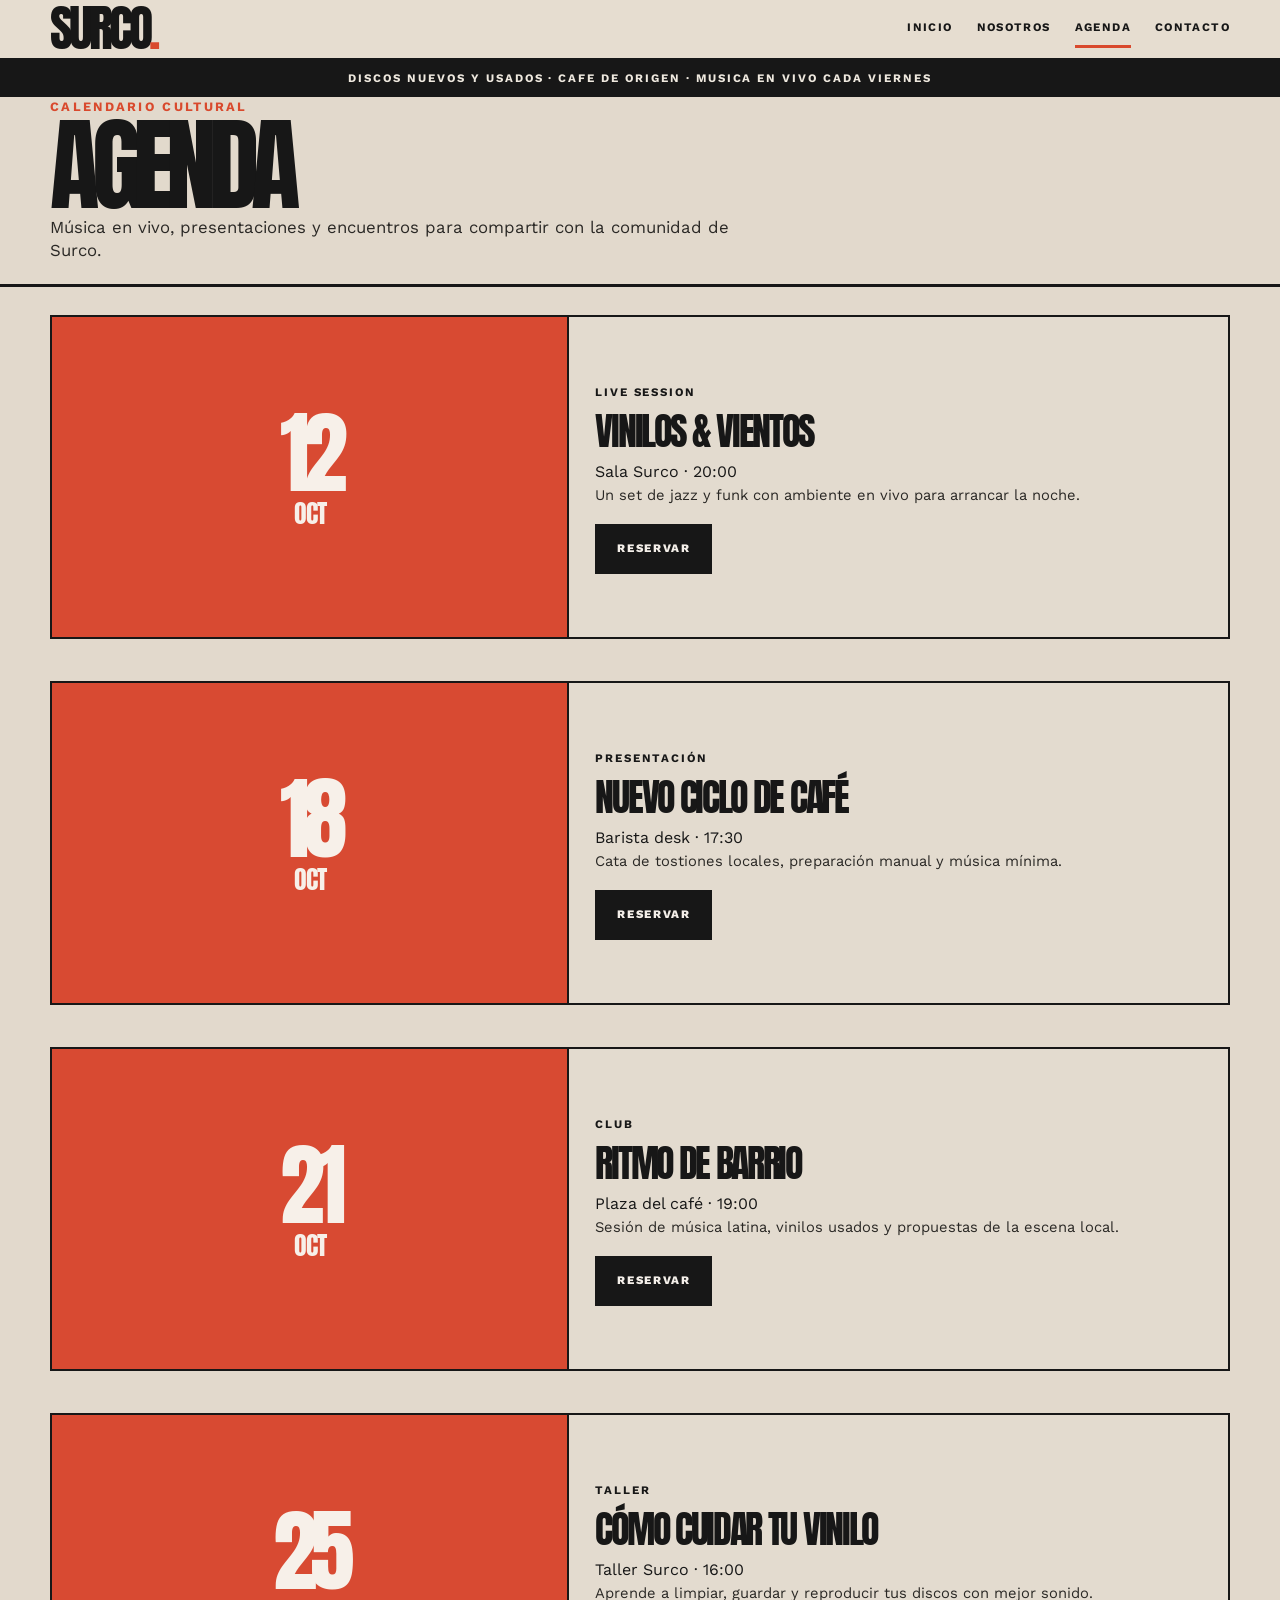
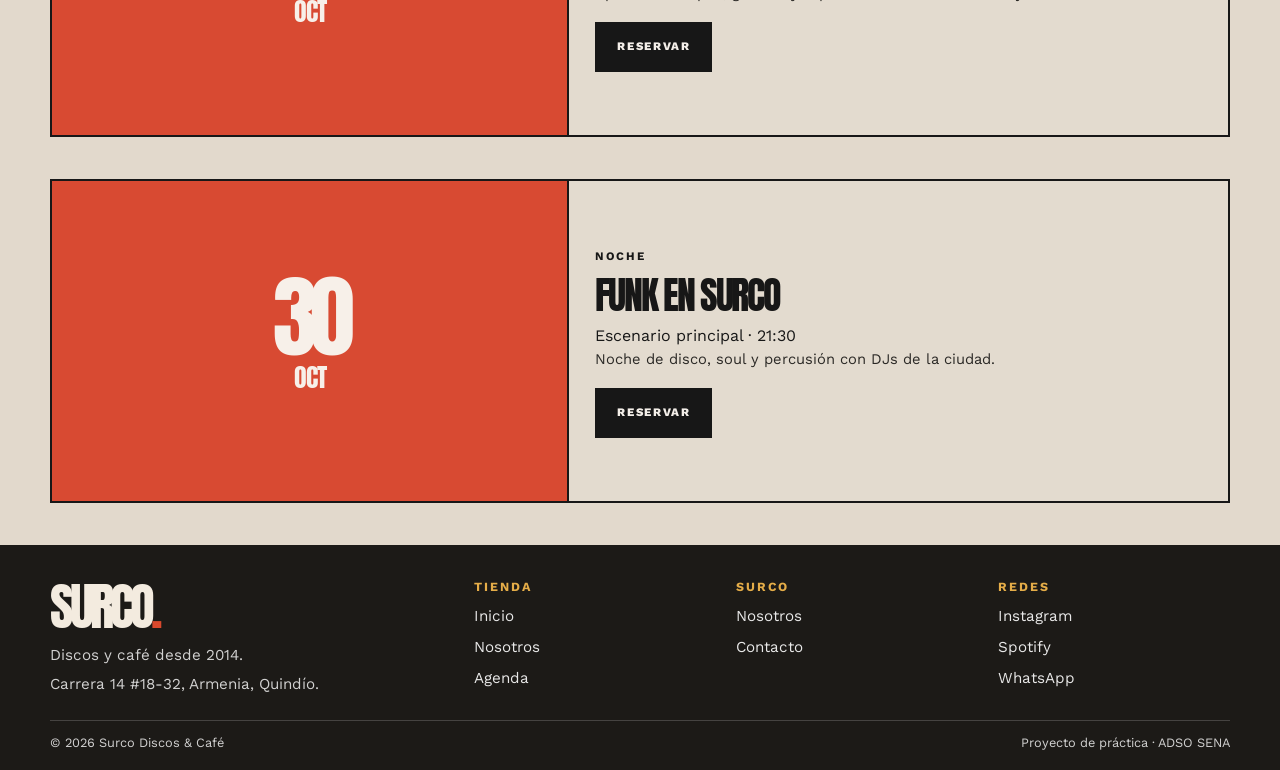
<file: src/Agenda.html>
<!DOCTYPE html>
<html lang="es">
<head>
    <meta charset="UTF-8">
    <meta name="viewport" content="width=device-width, initial-scale=1.0">
    <title>Agenda · Surco</title>
    <link rel="stylesheet" href="../css/Base.css">
    <link rel="stylesheet" href="../css/Agenda.css">
</head>
<body>
    <header class="header">
        <div class="header-contenido contenedor">
            <a href="../index.html" class="logo">SURCO<span>.</span></a>
            <nav class="menu">
                <a href="../index.html">INICIO</a>
                <a href="../Nosotros.html">NOSOTROS</a>
                <a href="Agenda.html" class="activo">AGENDA</a>
                <a href="../Contacto.html">CONTACTO</a>
            </nav>
        </div>
    </header>

    <div class="franja-informativa">DISCOS NUEVOS Y USADOS · CAFE DE ORIGEN · MUSICA EN VIVO CADA VIERNES</div>

    <main>
        <section class="presentacion">
            <div class="contenedor">
                <p class="antetitulo">Calendario cultural</p>
                <h1>Agenda</h1>
                <p class="descripcion-presentacion">Música en vivo, presentaciones y encuentros para compartir con la comunidad de Surco.</p>
            </div>
        </section>

        <section class="agenda-section">
            <div class="contenedor">
                <div class="eventos-grid">
                    <article class="evento-card">
                        <div class="evento-fecha">
                            <span class="dia">12</span>
                            <span class="mes">OCT</span>
                        </div>
                        <div class="evento-info">
                            <p class="categoria">LIVE SESSION</p>
                            <h2>Vinilos &amp; Vientos</h2>
                            <p class="lugar">Sala Surco · 20:00</p>
                            <p class="descripcion">Un set de jazz y funk con ambiente en vivo para arrancar la noche.</p>
                            <a href="../Contacto.html" class="boton">Reservar</a>
                        </div>
                    </article>

                    <article class="evento-card">
                        <div class="evento-fecha">
                            <span class="dia">18</span>
                            <span class="mes">OCT</span>
                        </div>
                        <div class="evento-info">
                            <p class="categoria">PRESENTACIÓN</p>
                            <h2>Nuevo Ciclo de Café</h2>
                            <p class="lugar">Barista desk · 17:30</p>
                            <p class="descripcion">Cata de tostiones locales, preparación manual y música mínima.</p>
                            <a href="../Contacto.html" class="boton">Reservar</a>
                        </div>
                    </article>

                    <article class="evento-card">
                        <div class="evento-fecha">
                            <span class="dia">21</span>
                            <span class="mes">OCT</span>
                        </div>
                        <div class="evento-info">
                            <p class="categoria">CLUB</p>
                            <h2>Ritmo de barrio</h2>
                            <p class="lugar">Plaza del café · 19:00</p>
                            <p class="descripcion">Sesión de música latina, vinilos usados y propuestas de la escena local.</p>
                            <a href="../Contacto.html" class="boton">Reservar</a>
                        </div>
                    </article>

                    <article class="evento-card">
                        <div class="evento-fecha">
                            <span class="dia">25</span>
                            <span class="mes">OCT</span>
                        </div>
                        <div class="evento-info">
                            <p class="categoria">TALLER</p>
                            <h2>Cómo cuidar tu vinilo</h2>
                            <p class="lugar">Taller Surco · 16:00</p>
                            <p class="descripcion">Aprende a limpiar, guardar y reproducir tus discos con mejor sonido.</p>
                            <a href="../Contacto.html" class="boton">Reservar</a>
                        </div>
                    </article>

                    <article class="evento-card">
                        <div class="evento-fecha">
                            <span class="dia">30</span>
                            <span class="mes">OCT</span>
                        </div>
                        <div class="evento-info">
                            <p class="categoria">NOCHE</p>
                            <h2>Funk en Surco</h2>
                            <p class="lugar">Escenario principal · 21:30</p>
                            <p class="descripcion">Noche de disco, soul y percusión con DJs de la ciudad.</p>
                            <a href="../Contacto.html" class="boton">Reservar</a>
                        </div>
                    </article>
                </div>
            </div>
        </section>
    </main>

    <footer class="footer">
        <div class="contenedor footer-contenido">
            <div class="footer-marca">
                <div class="footer-logo">SURCO<span>.</span></div>
                <p>Discos y café desde 2014.</p>
                <p>Carrera 14 #18-32, Armenia, Quindío.</p>
            </div>

            <div class="footer-columna">
                <h3>TIENDA</h3>
                <a href="../index.html">Inicio</a>
                <a href="../Nosotros.html">Nosotros</a>
                <a href="Agenda.html">Agenda</a>
            </div>

            <div class="footer-columna">
                <h3>SURCO</h3>
                <a href="../Nosotros.html">Nosotros</a>
                <a href="../Contacto.html">Contacto</a>
            </div>

            <div class="footer-columna">
                <h3>REDES</h3>
                <a href="#">Instagram</a>
                <a href="#">Spotify</a>
                <a href="#">WhatsApp</a>
            </div>
        </div>

        <div class="footer-inferior contenedor">
            <p>© 2026 Surco Discos &amp; Café</p>
            <p>Proyecto de práctica · ADSO SENA</p>
        </div>
    </footer>
</body>
</html>
</file>
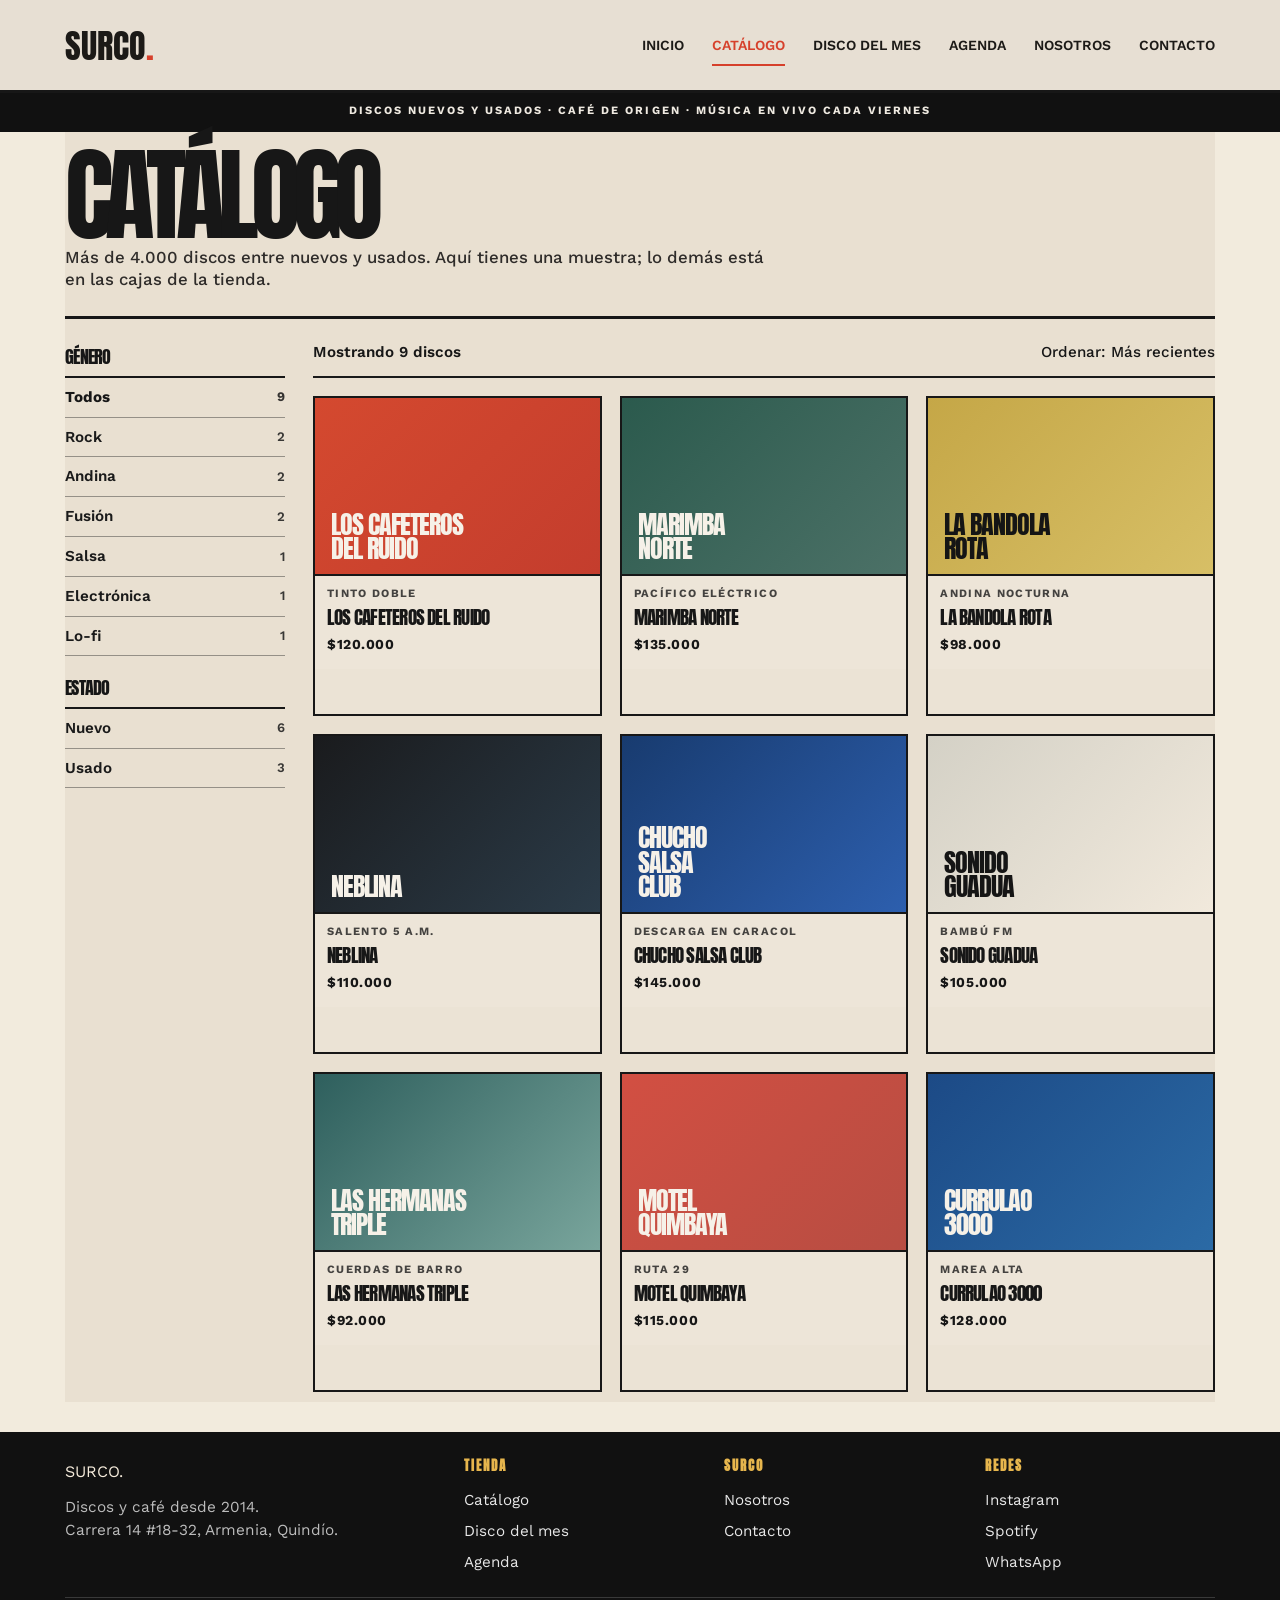
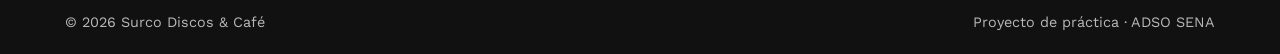
<file: src/Catalogo.html>
<!DOCTYPE html>
<html lang="es">
<head>
    <meta charset="UTF-8">
    <meta name="viewport" content="width=device-width, initial-scale=1.0">
    <title>Catálogo · Surco</title>
    <link rel="preconnect" href="https://fonts.googleapis.com">
    <link rel="preconnect" href="https://fonts.gstatic.com" crossorigin>
    <link href="https://fonts.googleapis.com/css2?family=Anton&family=Work+Sans:wght@400;600;700&display=swap" rel="stylesheet">
    <link rel="stylesheet" href="../css/Base.css">
    <link rel="stylesheet" href="../css/Catalogo.css">
</head>
<body>
    <header class="site-header catalog-header">
        <div class="contenedor nav-wrap">
            <a href="../index.html" class="logo">SURCO<span>.</span></a>
            <nav class="menu" aria-label="Navegación principal">
                <a href="../index.html">Inicio</a>
                <a href="Catalogo.html" class="activo">Catálogo</a>
                <a href="Disco.html">Disco del mes</a>
                <a href="Agenda.html">Agenda</a>
                <a href="../Nosotros.html">Nosotros</a>
                <a href="../Contacto.html">Contacto</a>
            </nav>
        </div>
    </header>

    <div class="catalog-strip">
        <div class="contenedor">Discos nuevos y usados · café de origen · música en vivo cada viernes</div>
    </div>

    <main class="contenedor catalog-main">
        <section class="catalog-intro">
            <h1>CATÁLOGO</h1>
            <p>Más de 4.000 discos entre nuevos y usados. Aquí tienes una muestra; lo demás está en las cajas de la tienda.</p>
        </section>

        <section class="catalog-layout">
            <aside class="catalog-sidebar">
                <div class="filter-group">
                    <h3>GÉNERO</h3>
                    <ul>
                        <li class="active"><span>Todos</span><span>9</span></li>
                        <li><span>Rock</span><span>2</span></li>
                        <li><span>Andina</span><span>2</span></li>
                        <li><span>Fusión</span><span>2</span></li>
                        <li><span>Salsa</span><span>1</span></li>
                        <li><span>Electrónica</span><span>1</span></li>
                        <li><span>Lo-fi</span><span>1</span></li>
                    </ul>
                </div>

                <div class="filter-group">
                    <h3>ESTADO</h3>
                    <ul>
                        <li><span>Nuevo</span><span>6</span></li>
                        <li><span>Usado</span><span>3</span></li>
                    </ul>
                </div>
            </aside>

            <div class="catalog-content">
                <div class="catalog-toolbar">
                    <span>Mostrando 9 discos</span>
                    <span>Ordenar: Más recientes</span>
                </div>

                <div class="products-grid">
                    <article class="product-card">
                        <div class="product-cover cover-red">
                            <span>LOS CAFETEROS<br>DEL RUIDO</span>
                        </div>
                        <div class="product-meta">
                            <div class="meta-label">Tinto doble</div>
                            <div class="meta-title">Los Cafeteros del Ruido</div>
                            <div class="price-row">
                                <span class="price">$120.000</span>
                            </div>
                        </div>
                    </article>

                    <article class="product-card">
                        <div class="product-cover cover-green">
                            <span>MARIMBA<br>NORTE</span>
                        </div>
                        <div class="product-meta">
                            <div class="meta-label">Pacífico eléctrico</div>
                            <div class="meta-title">Marimba Norte</div>
                            <div class="price-row">
                                <span class="price">$135.000</span>
                            </div>
                        </div>
                    </article>

                    <article class="product-card">
                        <div class="product-cover cover-gold">
                            <span>LA BANDOLA<br>ROTA</span>
                        </div>
                        <div class="product-meta">
                            <div class="meta-label">Andina nocturna</div>
                            <div class="meta-title">La Bandola Rota</div>
                            <div class="price-row">
                                <span class="price">$98.000</span>
                            </div>
                        </div>
                    </article>

                    <article class="product-card">
                        <div class="product-cover cover-dark">
                            <span>NEBLINA</span>
                        </div>
                        <div class="product-meta">
                            <div class="meta-label">Salento 5 a.m.</div>
                            <div class="meta-title">Neblina</div>
                            <div class="price-row">
                                <span class="price">$110.000</span>
                            </div>
                        </div>
                    </article>

                    <article class="product-card">
                        <div class="product-cover cover-blue">
                            <span>CHUCHO<br>SALSA<br>CLUB</span>
                        </div>
                        <div class="product-meta">
                            <div class="meta-label">Descarga en caracol</div>
                            <div class="meta-title">Chucho Salsa Club</div>
                            <div class="price-row">
                                <span class="price">$145.000</span>
                            </div>
                        </div>
                    </article>

                    <article class="product-card">
                        <div class="product-cover cover-cream">
                            <span>SONIDO<br>GUADUA</span>
                        </div>
                        <div class="product-meta">
                            <div class="meta-label">Bambú fm</div>
                            <div class="meta-title">Sonido Guadua</div>
                            <div class="price-row">
                                <span class="price">$105.000</span>
                            </div>
                        </div>
                    </article>

                    <article class="product-card">
                        <div class="product-cover cover-green-2">
                            <span>LAS HERMANAS<br>TRIPLE</span>
                        </div>
                        <div class="product-meta">
                            <div class="meta-label">Cuerdas de barro</div>
                            <div class="meta-title">Las Hermanas Triple</div>
                            <div class="price-row">
                                <span class="price">$92.000</span>
                            </div>
                        </div>
                    </article>

                    <article class="product-card">
                        <div class="product-cover cover-red-2">
                            <span>MOTEL<br>QUIMBAYA</span>
                        </div>
                        <div class="product-meta">
                            <div class="meta-label">Ruta 29</div>
                            <div class="meta-title">Motel Quimbaya</div>
                            <div class="price-row">
                                <span class="price">$115.000</span>
                            </div>
                        </div>
                    </article>

                    <article class="product-card">
                        <div class="product-cover cover-blue-2">
                            <span>CURRULAO<br>3000</span>
                        </div>
                        <div class="product-meta">
                            <div class="meta-label">Marea alta</div>
                            <div class="meta-title">Currulao 3000</div>
                            <div class="price-row">
                                <span class="price">$128.000</span>
                            </div>
                        </div>
                    </article>
                </div>
            </div>
        </section>
    </main>

    <footer class="site-footer catalog-footer">
        <div class="contenedor footer-grid">
            <div class="footer-brand">
                <div class="brand footer-brand__title">SURCO<span>.</span></div>
                <p>Discos y café desde 2014.</p>
                <p>Carrera 14 #18-32, Armenia, Quindío.</p>
            </div>

            <div class="footer-col">
                <h3>TIENDA</h3>
                <a href="Catalogo.html">Catálogo</a>
                <a href="Disco.html">Disco del mes</a>
                <a href="Agenda.html">Agenda</a>
            </div>

            <div class="footer-col">
                <h3>SURCO</h3>
                <a href="../Nosotros.html">Nosotros</a>
                <a href="../Contacto.html">Contacto</a>
            </div>

            <div class="footer-col">
                <h3>REDES</h3>
                <a href="#">Instagram</a>
                <a href="#">Spotify</a>
                <a href="#">WhatsApp</a>
            </div>
        </div>

        <div class="contenedor footer-bottom">
            <span>© 2026 Surco Discos &amp; Café</span>
            <span>Proyecto de práctica · ADSO SENA</span>
        </div>
    </footer>
</body>
</html>
</file>
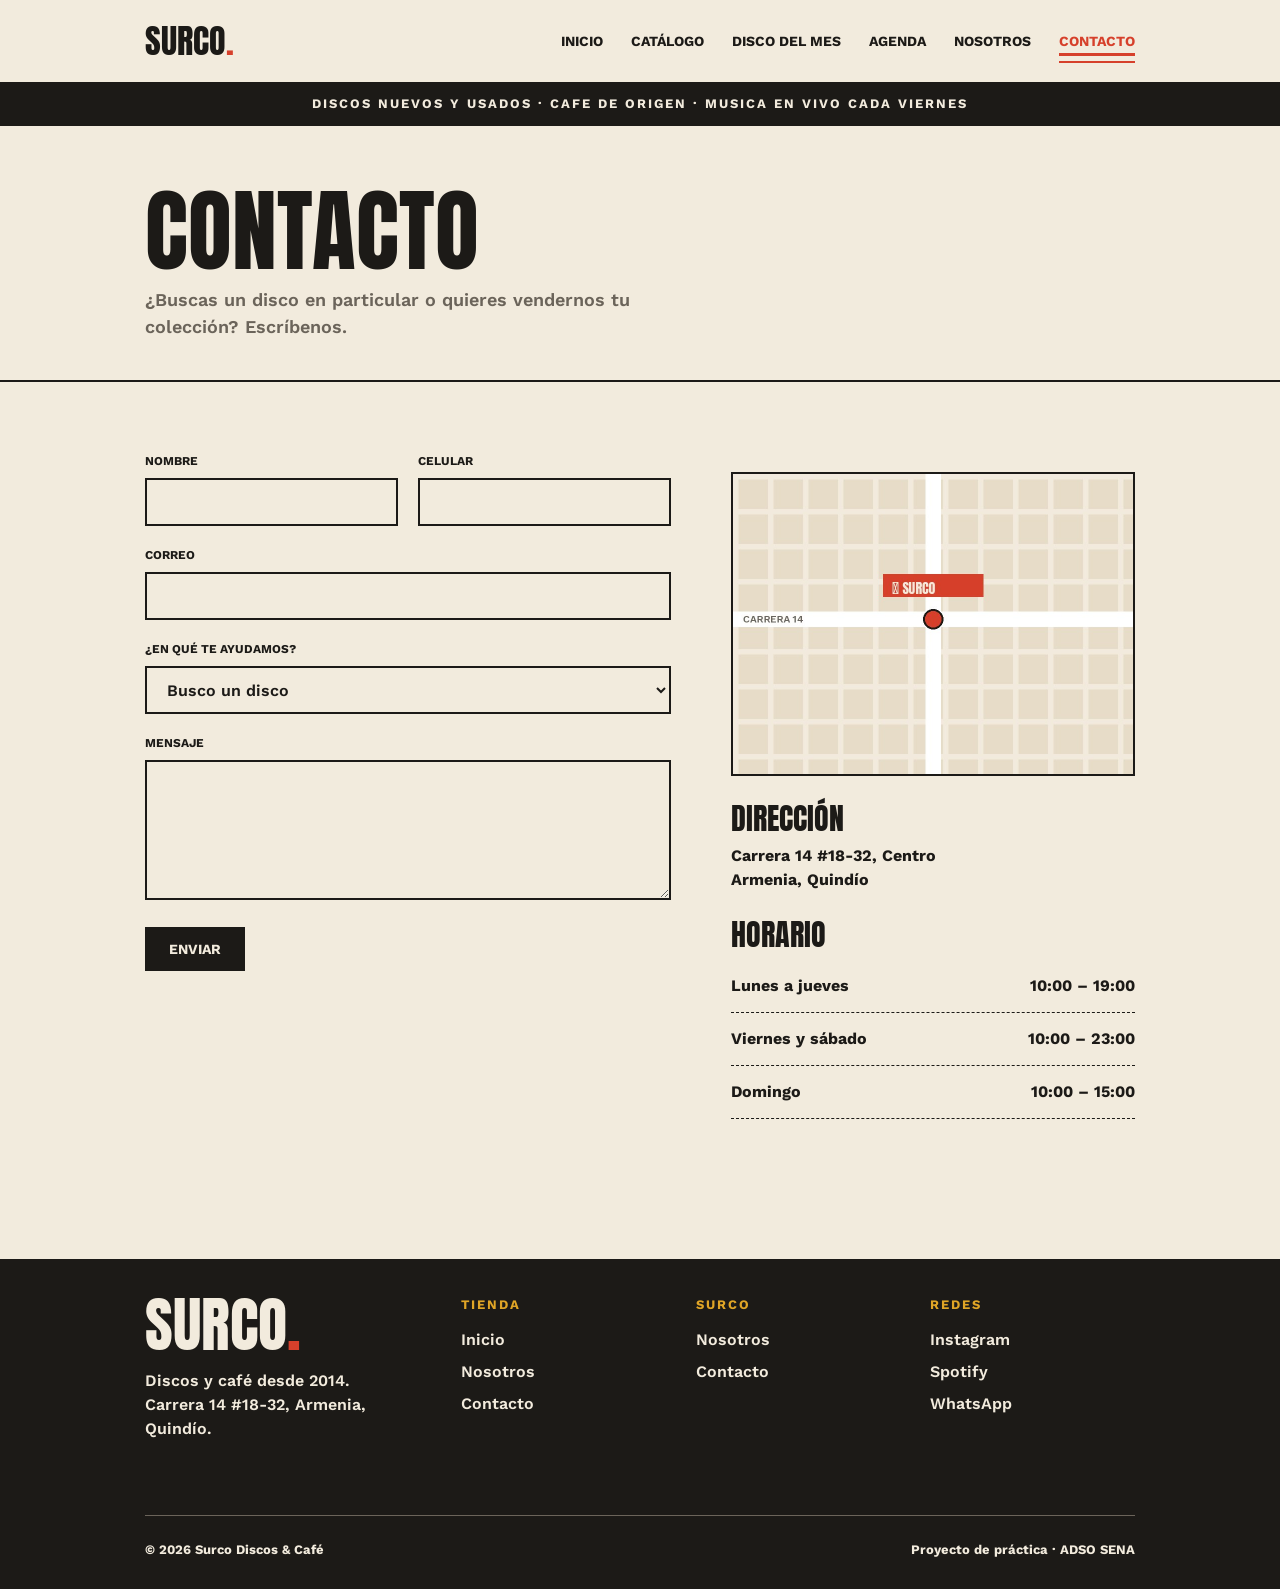
<file: src/Contacto.html>
<!DOCTYPE html>
<html lang="es">
<head>
  <meta charset="UTF-8">
  <meta name="viewport" content="width=device-width, initial-scale=1">
  <title>Contacto</title>
  <link href="https://fonts.googleapis.com/css2?family=Anton&family=Work+Sans:wght@400;600;700&display=swap" rel="stylesheet">
  <link rel="stylesheet" href="../css/Contacto.css">
  <link rel="stylesheet" href="../css/Base.css">
</head>
<body>

  <header class="header">
    <div class="contenedor">
      <a href="../index.html" class="logo">Surco<span>.</span></a>
      <ul class="menu">
        <li><a href="../index.html">INICIO</a></li>
        <li><a href="Catalogo.html">CATÁLOGO</a></li>
        <li><a href="Disco.html">DISCO DEL MES</a></li>
        <li><a href="Agenda.html">AGENDA</a></li>
        <li><a href="../Nosotros.html">NOSOTROS</a></li>
        <li><a href="Contacto.html" class="activo">CONTACTO</a></li>
      </ul>
    </div>
  </header>

  <div class="cinta">DISCOS NUEVOS Y USADOS · CAFE DE ORIGEN · MUSICA EN VIVO CADA VIERNES</div>

  <main>
    <section class="pagina-titulo">
      <div class="contenedor">
        <h1>Contacto</h1>
        <p>¿Buscas un disco en particular o quieres vendernos tu colección? Escríbenos.</p>
      </div>
    </section>

    <section class="seccion">
      <div class="contenedor contacto-grid">

        <form action="#" method="post">
          <div class="fila-doble">
            <div class="campo">
              <label for="nombre">Nombre</label>
              <input type="text" id="nombre" required>
            </div>
            <div class="campo">
              <label for="celular">Celular</label>
              <input type="tel" id="celular" required>
            </div>
          </div>

          <div class="campo">
            <label for="correo">Correo</label>
            <input type="email" id="correo" required>
          </div>

          <div class="campo">
            <label for="asunto">¿En qué te ayudamos?</label>
            <select id="asunto">
              <option>Busco un disco</option>
              <option>Quiero vender mi colección</option>
              <option>Eventos y música en vivo</option>
              <option>Otro</option>
            </select>
          </div>

          <div class="campo">
            <label for="mensaje">Mensaje</label>
            <textarea id="mensaje"></textarea>
          </div>

          <button type="submit" class="boton">Enviar</button>
        </form>

        <div class="info">
          <img src="../Imagenes/mapa.jpg" alt="mapa">

          <h2>Dirección</h2>
          <p>Carrera 14 #18-32, Centro<br>Armenia, Quindío</p>

          <h2>Horario</h2>
          <ul class="horario">
            <li><span>Lunes a jueves</span><span>10:00 – 19:00</span></li>
            <li><span>Viernes y sábado</span><span>10:00 – 23:00</span></li>
            <li><span>Domingo</span><span>10:00 – 15:00</span></li>
          </ul>
        </div>

      </div>
    </section>
  </main>

  <footer class="footer">
    <div class="contenedor">
      <div class="footer-grid">
        <div>
          <div class="logo">Surco<span>.</span></div>
          <p>Discos y café desde 2014.<br>Carrera 14 #18-32, Armenia, Quindío.</p>
        </div>
        <div>
          <h4>Tienda</h4>
          <ul>
            <li><a href="../index.html">Inicio</a></li>
            <li><a href="../Nosotros.html">Nosotros</a></li>
            <li><a href="Contacto.html">Contacto</a></li>
          </ul>
        </div>
        <div>
          <h4>Surco</h4>
          <ul>
            <li><a href="../Nosotros.html">Nosotros</a></li>
            <li><a href="Contacto.html">Contacto</a></li>
          </ul>
        </div>
        <div>
          <h4>Redes</h4>
          <ul>
            <li><a href="#">Instagram</a></li>
            <li><a href="#">Spotify</a></li>
            <li><a href="#">WhatsApp</a></li>
          </ul>
        </div>
      </div>
      <div class="footer-base">
        <span>© 2026 Surco Discos & Café</span>
        <span>Proyecto de práctica · ADSO SENA</span>
      </div>
    </div>
  </footer>

</body>
</html>
</file>
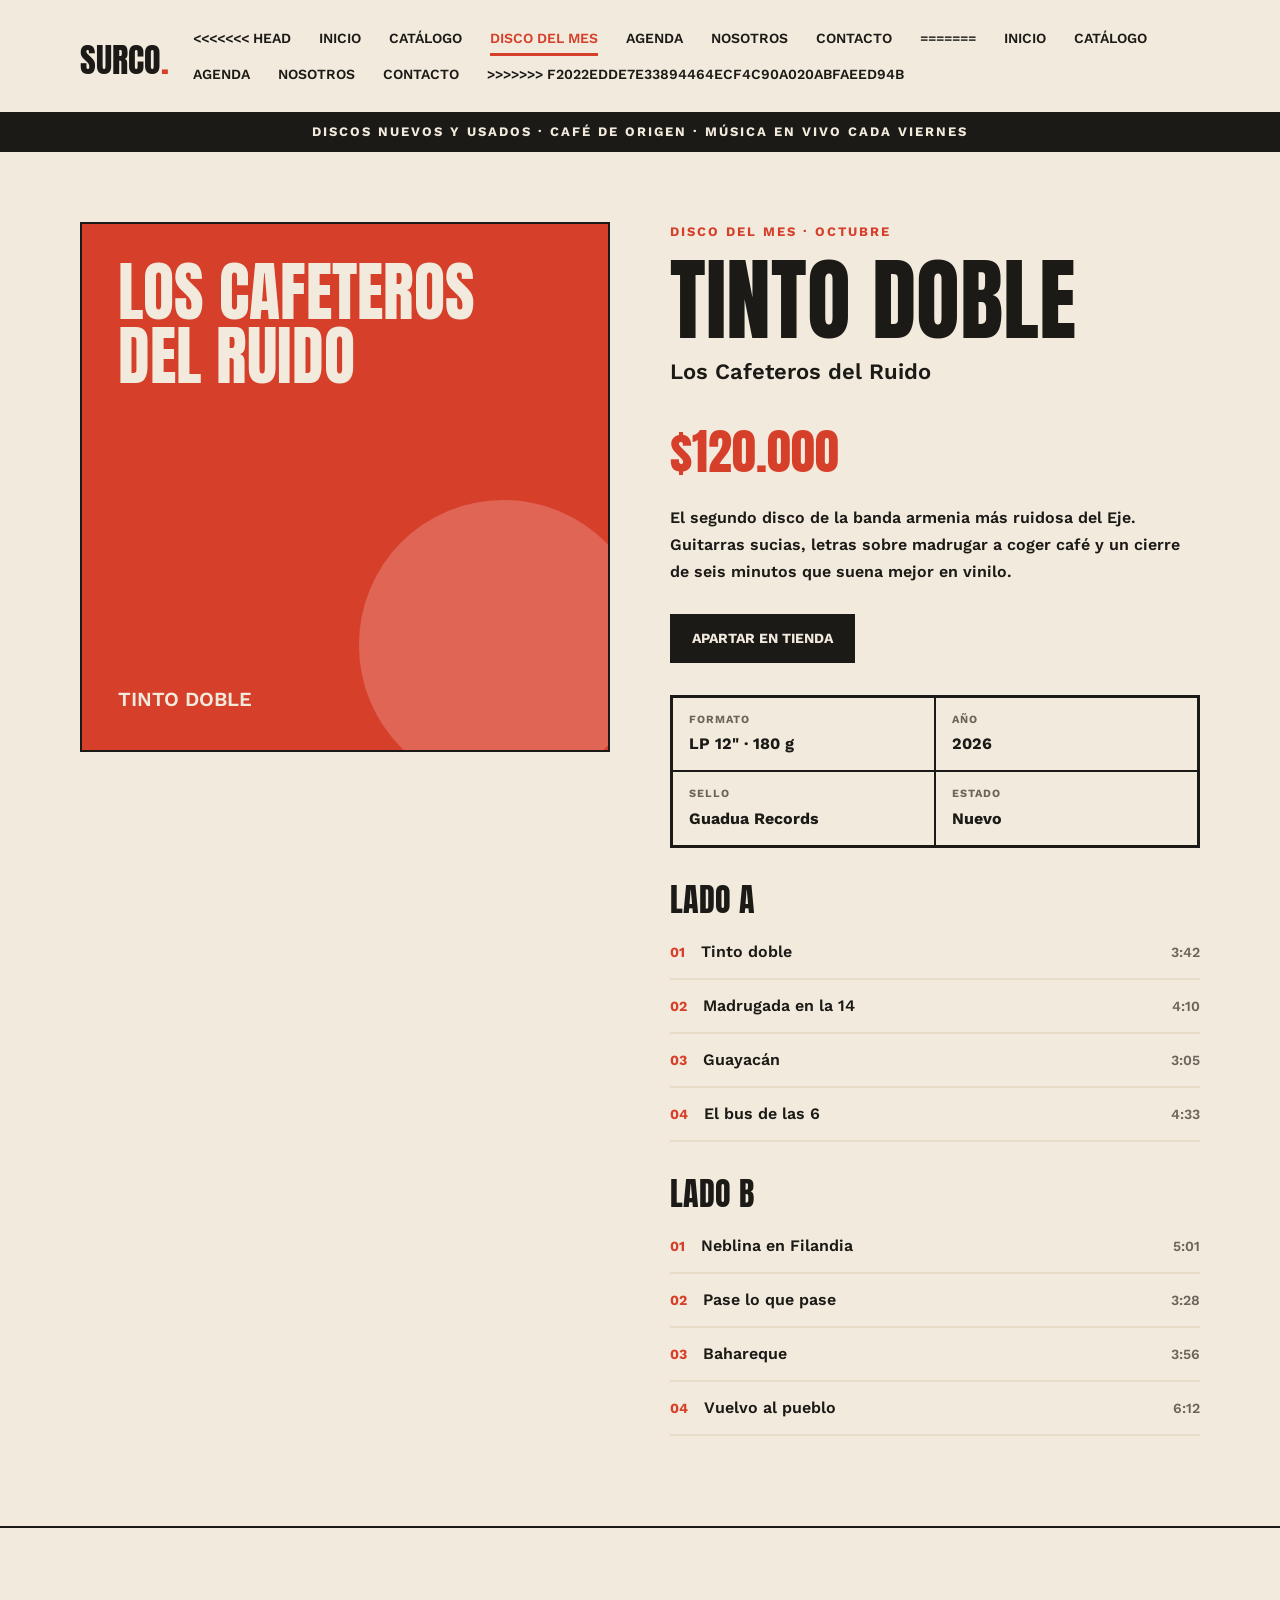
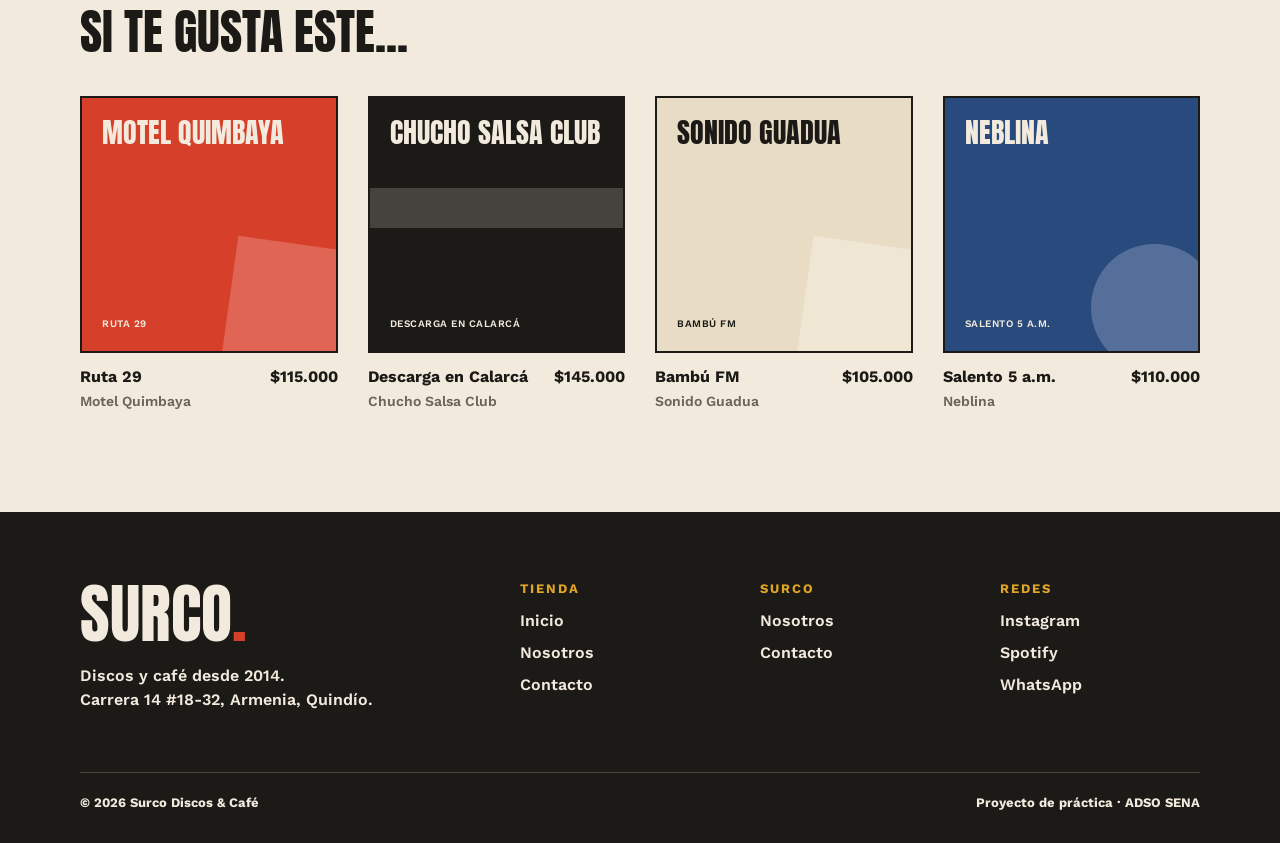
<file: src/Disco.html>
<!DOCTYPE html>
<html lang="es">
<head>
    <meta charset="UTF-8">
    <meta name="viewport" content="width=device-width, initial-scale=1">
    <title>Disco del mes · Surco Discos &amp; Café</title>
    <link rel="preconnect" href="https://fonts.googleapis.com">
    <link rel="preconnect" href="https://fonts.gstatic.com" crossorigin>
    <link href="https://fonts.googleapis.com/css2?family=Anton&family=Work+Sans:wght@400;600;700&display=swap" rel="stylesheet">
    <link rel="stylesheet" href="../css/Disco.css">
</head>
<body>

<header class="encabezado">
    <div class="contenedor">
        <a href="../index.html" class="logo">Surco<span>.</span></a>
        <nav class="menu" aria-label="Principal">
            <ul>
<<<<<<< HEAD
                <li><a href="index.html">Inicio</a></li>
                <li><a href="Catalogo.html">Catálogo</a></li>
                <li><a href="#" class="activo" aria-current="page">Disco del mes</a></li>
                <li><a href="Agenda.html">Agenda</a></li>
                <li><a href="Nosotros.html">Nosotros</a></li>
                <li><a href="Contacto.html">Contacto</a></li>
=======
                <li><a href="../index.html">Inicio</a></li>
                <li><a href="../Catalogo.html">Catálogo</a></li>
                <li><a href="../Agenda.html">Agenda</a></li>
                <li><a href="../Nosotros.html">Nosotros</a></li>
                <li><a href="../Contacto.html">Contacto</a></li>
>>>>>>> f2022edde7e33894464ecf4c90a020abfaeed94b
            </ul>
        </nav>
    </div>
</header>

<div class="cinta">Discos nuevos y usados · Café de origen · Música en vivo cada viernes</div>

<main>
    <section class="contenedor disco">
        <div class="portada">
            <h2>Los Cafeteros del Ruido</h2>
            <p>Tinto doble</p>
        </div>

        <div class="info">
            <p class="antetitulo">Disco del mes · Octubre</p>
            <h1>Tinto doble</h1>
            <p class="artista">Los Cafeteros del Ruido</p>
            <span class="precio">$120.000</span>

            <p class="descripcion">
                El segundo disco de la banda armenia más ruidosa del Eje. Guitarras sucias,
                letras sobre madrugar a coger café y un cierre de seis minutos que suena
                mejor en vinilo.
            </p>

            <a href="#" class="boton">Apartar en tienda</a>

            <dl class="ficha">
                <div><dt>Formato</dt><dd>LP 12" · 180 g</dd></div>
                <div><dt>Año</dt><dd>2026</dd></div>
                <div><dt>Sello</dt><dd>Guadua Records</dd></div>
                <div><dt>Estado</dt><dd>Nuevo</dd></div>
            </dl>

            <section class="lado">
                <h2>Lado A</h2>
                <ol>
                    <li class="cancion"><span class="numero">01</span><span class="nombre">Tinto doble</span><span class="duracion">3:42</span></li>
                    <li class="cancion"><span class="numero">02</span><span class="nombre">Madrugada en la 14</span><span class="duracion">4:10</span></li>
                    <li class="cancion"><span class="numero">03</span><span class="nombre">Guayacán</span><span class="duracion">3:05</span></li>
                    <li class="cancion"><span class="numero">04</span><span class="nombre">El bus de las 6</span><span class="duracion">4:33</span></li>
                </ol>
            </section>

            <section class="lado">
                <h2>Lado B</h2>
                <ol>
                    <li class="cancion"><span class="numero">01</span><span class="nombre">Neblina en Filandia</span><span class="duracion">5:01</span></li>
                    <li class="cancion"><span class="numero">02</span><span class="nombre">Pase lo que pase</span><span class="duracion">3:28</span></li>
                    <li class="cancion"><span class="numero">03</span><span class="nombre">Bahareque</span><span class="duracion">3:56</span></li>
                    <li class="cancion"><span class="numero">04</span><span class="nombre">Vuelvo al pueblo</span><span class="duracion">6:12</span></li>
                </ol>
            </section>
        </div>
    </section>

    <section class="recomendados">
        <div class="contenedor">
            <h2>Si te gusta este...</h2>

            <div class="lista-discos">
                <article class="tarjeta">
                    <a href="#">
                        <div class="portada"><h3>Motel Quimbaya</h3><p>Ruta 29</p></div>
                        <div class="datos">
                            <span class="titulo-disco">Ruta 29</span>
                            <span class="artista-disco">Motel Quimbaya</span>
                            <span class="precio-disco">$115.000</span>
                        </div>
                    </a>
                </article>

                <article class="tarjeta">
                    <a href="#">
                        <div class="portada negra"><h3>Chucho Salsa Club</h3><p>Descarga en Calarcá</p></div>
                        <div class="datos">
                            <span class="titulo-disco">Descarga en Calarcá</span>
                            <span class="artista-disco">Chucho Salsa Club</span>
                            <span class="precio-disco">$145.000</span>
                        </div>
                    </a>
                </article>

                <article class="tarjeta">
                    <a href="#">
                        <div class="portada crema"><h3>Sonido Guadua</h3><p>Bambú FM</p></div>
                        <div class="datos">
                            <span class="titulo-disco">Bambú FM</span>
                            <span class="artista-disco">Sonido Guadua</span>
                            <span class="precio-disco">$105.000</span>
                        </div>
                    </a>
                </article>

                <article class="tarjeta">
                    <a href="#">
                        <div class="portada azul"><h3>Neblina</h3><p>Salento 5 a.m.</p></div>
                        <div class="datos">
                            <span class="titulo-disco">Salento 5 a.m.</span>
                            <span class="artista-disco">Neblina</span>
                            <span class="precio-disco">$110.000</span>
                        </div>
                    </a>
                </article>
            </div>
        </div>
    </section>
</main>

<footer class="pie">
    <div class="contenedor">
        <div class="pie-grid">
            <div class="marca">
                <a href="index.html" class="logo">Surco<span>.</span></a>
                <p class="direccion">
                    Discos y café desde 2014.<br>
                    Carrera 14 #18-32, Armenia, Quindío.
                </p>
            </div>

            <nav aria-label="Tienda">
                <h3>Tienda</h3>
                <ul>
                    <li><a href="../index.html">Inicio</a></li>
                    <li><a href="../Nosotros.html">Nosotros</a></li>
                    <li><a href="../Contacto.html">Contacto</a></li>
                </ul>
            </nav>

            <nav aria-label="Surco">
                <h3>Surco</h3>
                <ul>
                    <li><a href="../Nosotros.html">Nosotros</a></li>
                    <li><a href="../Contacto.html">Contacto</a></li>
                </ul>
            </nav>

            <nav aria-label="Redes">
                <h3>Redes</h3>
                <ul>
                    <li><a href="#">Instagram</a></li>
                    <li><a href="#">Spotify</a></li>
                    <li><a href="#">WhatsApp</a></li>
                </ul>
            </nav>
        </div>

        <div class="pie-final">
            <span>© 2026 Surco Discos &amp; Café</span>
            <span>Proyecto de práctica · ADSO SENA</span>
        </div>
    </div>
</footer>

</body>
</html>
</file>
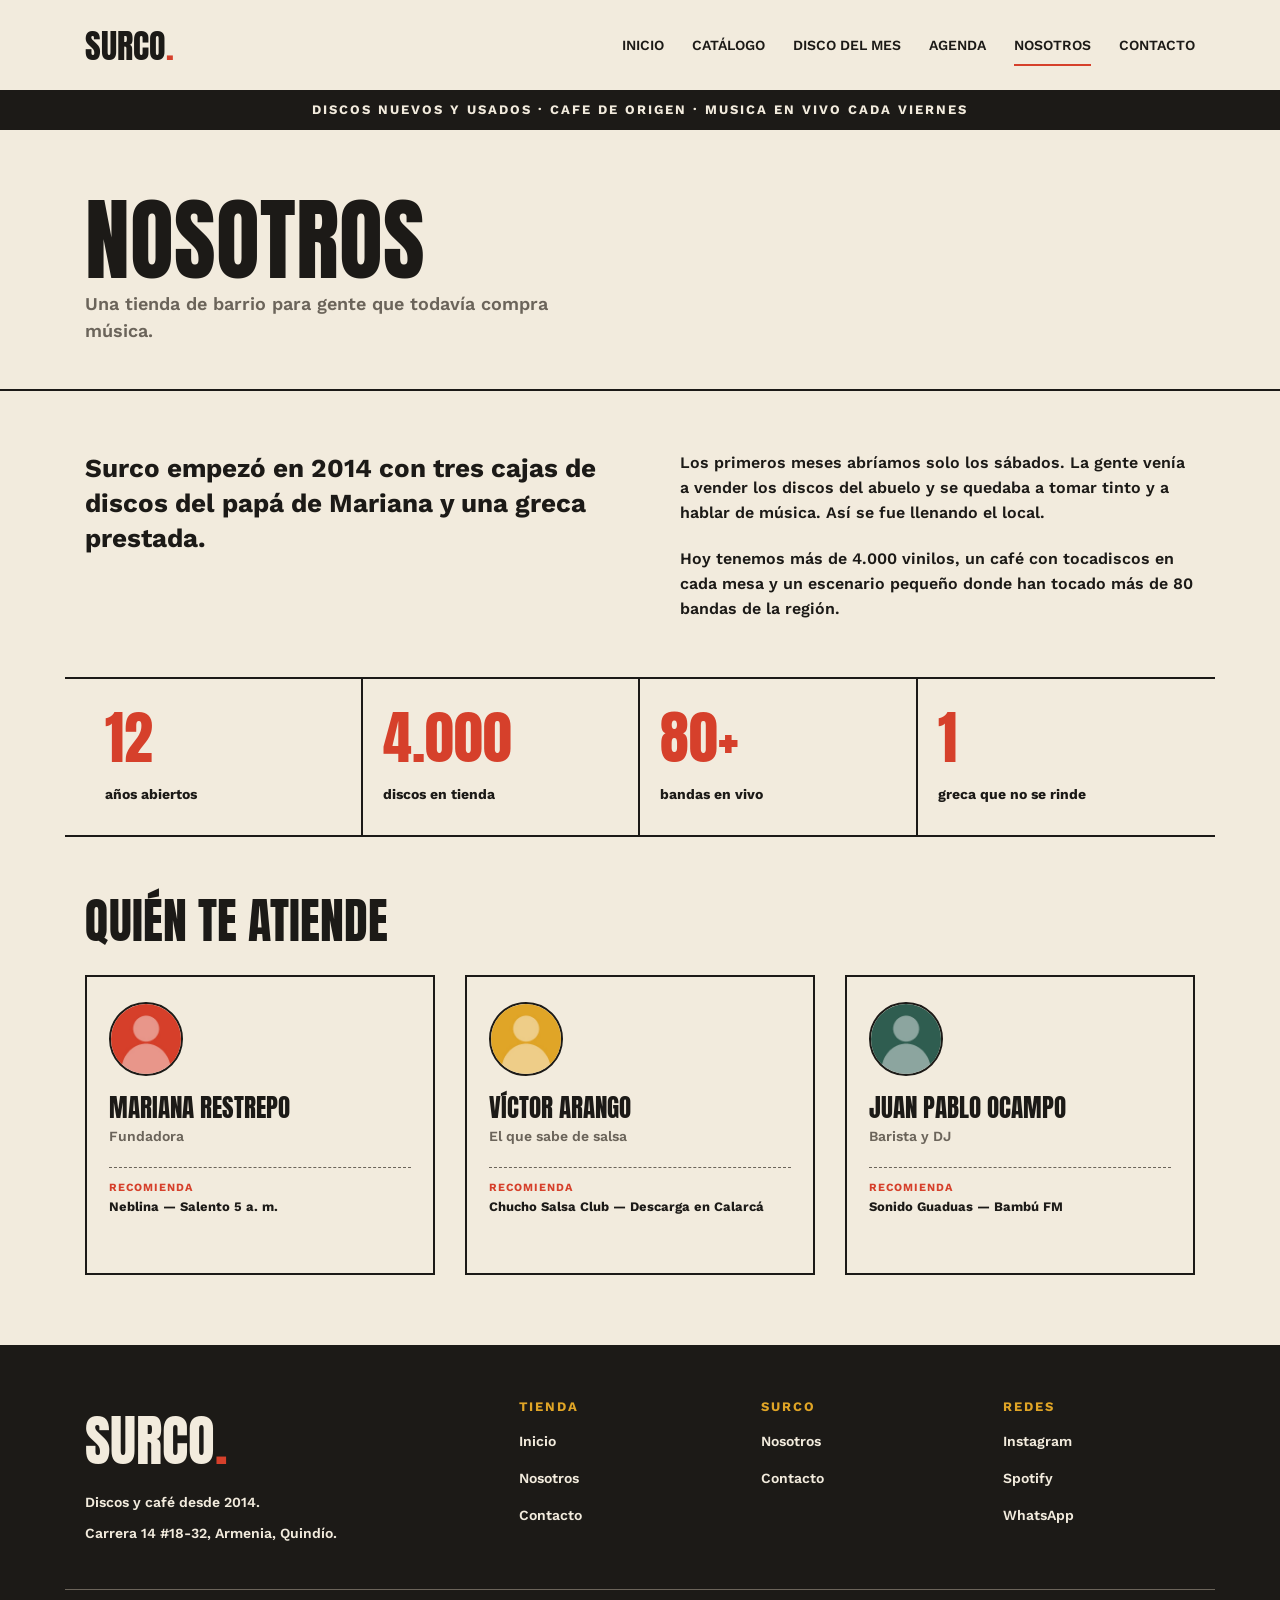
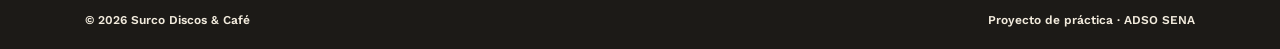
<file: src/Nosotros.html>
<!DOCTYPE html>
<html lang="es">
<head>
    <meta charset="UTF-8">
    <meta name="viewport" content="width=device-width, initial-scale=1.0">
    <title>Nosotros</title>
    <link rel="stylesheet" href="../css/Base.css">
    <link rel="stylesheet" href="../css/Nosotros.css">
</head>
<body>
    <header class="header">
        <div class="header-contenido">
            <a href="index.html" class="logo">SURCO<span>.</span></a>
            <nav class="menu">
                <a href="index.html">INICIO</a>
                <a href="Catalogo.html">CATÁLOGO</a>
                <a href="Disco.html">DISCO DEL MES</a>
                <a href="Agenda.html">AGENDA</a>
                <a href="Nosotros.html" class="activo">NOSOTROS</a>
                <a href="Contacto.html">CONTACTO</a>
            </nav>
        </div>
    </header>
    <div class="franja-informativa">DISCOS NUEVOS Y USADOS · CAFE DE ORIGEN · MUSICA EN VIVO CADA VIERNES</div>
    <main>
        <section class="presentacion">
            <div class="contenedor">
                <h1>NOSOTROS</h1>
                <p class="descripcion-presentacion">Una tienda de barrio para gente que todavía compra música.</p>
            </div>
        </section>
        <section class="historia">
            <div class="contenedor historia-contenido">
                <div class="historia-principal">
                    <h2>Surco empezó en 2014 con tres cajas de discos del papá de Mariana y una greca prestada.</h2>
                </div>
                <div class="historia-texto">
                    <p>Los primeros meses abríamos solo los sábados. La gente venía a vender los discos del abuelo y se quedaba a tomar tinto y a hablar de música. Así se fue llenando el local.</p>
                    <p>Hoy tenemos más de 4.000 vinilos, un café con tocadiscos en cada mesa y un escenario pequeño donde han tocado más de 80 bandas de la región.</p>
                </div>
            </div>
        </section>
        <section class="estadisticas">
            <div class="contenedor estadisticas-grid">
                <div class="estadistica">
                    <span class="estadistica-numero">12</span>
                    <p>años abiertos</p>
                </div>
                <div class="estadistica">
                    <span class="estadistica-numero">4.000</span>
                    <p>discos en tienda</p>
                </div>
                <div class="estadistica">
                    <span class="estadistica-numero">80+</span>
                    <p>bandas en vivo</p>
                </div>
                <div class="estadistica">
                    <span class="estadistica-numero">1</span>
                    <p>greca que no se rinde</p>
                </div>
            </div>
        </section>
        <section class="equipo">
            <div class="contenedor">
                <h2 class="titulo-equipo">QUIÉN TE ATIENDE</h2>
                <div class="equipo-grid">
                    <article class="persona">
                        <img src="../Imagenes/mariana.jpg" alt="Mariana Restrepo" class="foto-equipo">
                        <h3>MARIANA RESTREPO</h3>
                        <p class="cargo">Fundadora</p>
                        <div class="persona-linea"></div>
                        <p class="recomendacion-titulo">RECOMIENDA</p>
                        <p class="recomendacion">Neblina — Salento 5 a. m.</p>
                    </article>
                    <article class="persona">
                        <img src="../Imagenes/victor.jpg" alt="Don Víctor Arango" class="foto-equipo">
                        <h3>VÍCTOR ARANGO</h3>
                        <p class="cargo">El que sabe de salsa</p>
                        <div class="persona-linea"></div>
                        <p class="recomendacion-titulo">RECOMIENDA</p>
                        <p class="recomendacion">Chucho Salsa Club — Descarga en Calarcá</p>
                    </article>
                    <article class="persona">
                        <img src="../Imagenes/juanpablo.jpg" alt="Juan Pablo Ocampo" class="foto-equipo">
                        <h3>JUAN PABLO OCAMPO</h3>
                        <p class="cargo">Barista y DJ</p>
                        <div class="persona-linea"></div>
                        <p class="recomendacion-titulo">RECOMIENDA</p>
                        <p class="recomendacion">Sonido Guaduas — Bambú FM</p>
                    </article>
                </div>
            </div>
        </section>
    </main>
    <footer class="footer">
        <div class="contenedor footer-contenido">
            <div class="footer-marca">
                <div class="footer-logo">SURCO<span>.</span></div>
                <p>Discos y café desde 2014.</p>
                <p>Carrera 14 #18-32, Armenia, Quindío.</p>
            </div>
            <div class="footer-columna">
                <h3>TIENDA</h3>
                <a href="index.html">Inicio</a>
                <a href="Nosotros.html">Nosotros</a>
                <a href="Contacto.html">Contacto</a>
            </div>
            <div class="footer-columna">
                <h3>SURCO</h3>
                <a href="Nosotros.html">Nosotros</a>
                <a href="Contacto.html">Contacto</a>
            </div>
            <div class="footer-columna">
                <h3>REDES</h3>
                <a href="#">Instagram</a>
                <a href="#">Spotify</a>
                <a href="#">WhatsApp</a>
            </div>
        </div>
        <div class="footer-inferior contenedor">
            <p>© 2026 Surco Discos & Café</p>
            <p>Proyecto de práctica · ADSO SENA</p>
        </div>
    </footer>
</body>
</html>
</file>
<file: css/Base.css>
@import url('https://fonts.googleapis.com/css2?family=Anton&family=Work+Sans:wght@400;600;700&display=swap');

:root {
    --color-papel: #f2ebdd;
    --color-papel-oscuro: #e6dcc8;
    --color-tinta: #1c1a17;
    --color-gris: #6b645a;
    --color-rojo: #d6402b;
    --color-mostaza: #e0a526;
    --borde-base: 2px solid #1c1a17;
    --fuente-titulos: 'Anton', sans-serif;
    --fuente-texto: 'Work Sans', sans-serif;
}

* {
    box-sizing: border-box;
    margin: 0;
    padding: 0;
}

html {
    scroll-behavior: smooth;
}

body {
    background-color: var(--color-papel);
    color: var(--color-tinta);
    font-family: var(--fuente-texto);
    font-size: 16px;
    font-weight: 400;
    line-height: 1.5;
}

img {
    max-width: 100%;
    height: auto;
    display: block;
}

a {
    color: inherit;
    text-decoration: none;
}

button,
input,
select,
textarea {
    font-family: var(--fuente-texto);
}

button {
    cursor: pointer;
}

h1,
h2,
h3 {
    font-family: var(--fuente-titulos);
    font-weight: 400;
    text-transform: uppercase;
    line-height: 1;
}

h1 {
    font-size: 90px;
}

h2 {
    font-size: 48px;
}

h3 {
    font-size: 38px;
}

.logo {
    font-family: var(--fuente-titulos);
    font-size: 34px;
    font-weight: 400;
    text-transform: uppercase;
}

.logo span {
    color: var(--color-rojo);
}

.antetitulo {
    color: var(--color-rojo);
    font-family: var(--fuente-texto);
    font-size: 13px;
    font-weight: 700;
    letter-spacing: 2px;
    text-transform: uppercase;
}

.menu {
    font-family: var(--fuente-texto);
    font-size: 14px;
    font-weight: 600;
    text-transform: uppercase;
    display: flex;
    align-items: center;
    gap: 28px;
}

.menu a {
    color: var(--color-tinta);
    position: relative;
}

.menu a:hover,
.menu a.activo {
    color: var(--color-rojo);
}

.menu a.activo::after {
    content: "";
    position: absolute;
    left: 0;
    right: 0;
    bottom: -10px;
    height: 2px;
    background-color: var(--color-rojo);
}

.contenedor {
    width: min(1150px, calc(100% - 40px));
    margin: 0 auto;
}

.site-header {
    background: rgba(242, 235, 221, 0.96);
    border-bottom: var(--borde-base);
    position: sticky;
    top: 0;
    z-index: 10;
}

.nav-wrap {
    min-height: 90px;
    display: flex;
    align-items: center;
    justify-content: space-between;
}

.hero {
    padding: 80px 0 60px;
}

.hero-grid {
    display: grid;
    grid-template-columns: 1.2fr 1fr;
    gap: 40px;
    align-items: center;
}

.hero-copy h1 {
    margin: 12px 0 18px;
    font-size: clamp(52px, 8vw, 96px);
}

.hero-text {
    font-size: 1.1rem;
    max-width: 580px;
    color: var(--color-gris);
}

.hero-actions {
    margin-top: 28px;
    display: flex;
    flex-wrap: wrap;
    gap: 16px;
}

.boton {
    display: inline-block;
    padding: 12px 22px;
    background-color: var(--color-tinta);
    color: var(--color-papel);
    border: var(--borde-base);
    font-family: var(--fuente-texto);
    font-size: 14px;
    font-weight: 700;
    text-transform: uppercase;
    cursor: pointer;
}

.boton:hover {
    background-color: var(--color-rojo);
    color: var(--color-papel);
}

.boton-secundario {
    background-color: transparent;
    color: var(--color-tinta);
}

.hero-visual {
    min-height: 440px;
    border: var(--borde-base);
    background-image: linear-gradient(rgba(28, 26, 23, 0.2), rgba(28, 26, 23, 0.2)),
        url('https://images.unsplash.com/photo-1511379938547-c1f69419868d?auto=format&fit=crop&w=1200&q=80');
    background-size: cover;
    background-position: center;
}

.productos {
    padding: 20px 0 80px;
}

.productos h2 {
    margin-bottom: 28px;
}

.producto-grid {
    display: grid;
    grid-template-columns: repeat(3, minmax(0, 1fr));
    gap: 30px;
}

.producto {
    background: #fffaf4;
    border: var(--borde-base);
}

.producto img {
    width: 100%;
    height: 260px;
    object-fit: cover;
    border-bottom: var(--borde-base);
}

.producto h3 {
    font-size: 26px;
    padding: 18px 18px 10px;
}

.producto p {
    padding: 0 18px 22px;
    color: var(--color-gris);
    font-size: 15px;
}

.footer {
    background-color: var(--color-tinta);
    color: var(--color-papel);
    padding-top: 36px;
}

.footer-grid {
    display: grid;
    grid-template-columns: 1.4fr 1fr 1fr 1fr;
    gap: 30px;
    padding-bottom: 24px;
}

.footer h3 {
    color: var(--color-mostaza);
    font-family: var(--fuente-texto);
    font-size: 13px;
    letter-spacing: 2px;
    text-transform: uppercase;
    margin-bottom: 12px;
}

.footer a {
    display: block;
    margin-bottom: 8px;
    color: var(--color-papel);
}

.footer-bottom {
    border-top: 1px solid rgba(255,255,255,0.15);
    padding: 16px 0 26px;
    text-align: center;
    color: rgba(255,255,255,0.7);
}

input,
select,
textarea {
    width: 100%;
    padding: 10px;
    background-color: var(--color-papel);
    color: var(--color-tinta);
    border: var(--borde-base);
    border-radius: 0;
    font-size: 16px;
}

input:focus,
select:focus,
textarea:focus {
    outline: none;
    border-color: var(--color-rojo);
}

.borde {
    border: var(--borde-base);
    border-radius: 0;
}

.fila {
    border-bottom: 2px solid var(--color-papel-oscuro);
}

.precio,
.cifra {
    color: var(--color-rojo);
    font-family: var(--fuente-titulos);
    text-transform: uppercase;
}

.foto-equipo {
    border-radius: 50%;
}

@media (max-width: 900px) {
    .hero-grid,
    .producto-grid,
    .footer-grid {
        grid-template-columns: 1fr;
    }

    h1 {
        font-size: 60px;
    }

    h2 {
        font-size: 38px;
    }
}

@media (max-width: 600px) {
    body {
        font-size: 16px;
    }

    .nav-wrap {
        flex-direction: column;
        justify-content: center;
        gap: 12px;
        padding: 18px 0;
    }

    .menu {
        flex-wrap: wrap;
        justify-content: center;
    }

    h1 {
        font-size: 52px;
    }

    h2 {
        font-size: 32px;
    }

    .logo {
        font-size: 34px;
    }
}
</file>
<file: css/Agenda.css>
body {
  margin: 0;
  background: #e2d9cc;
  color: #171717;
  font-family: 'Work Sans', Arial, sans-serif;
}

* {
  box-sizing: border-box;
}

img {
  max-width: 100%;
  display: block;
}

.contenedor {
  width: min(1180px, calc(100% - 36px));
  margin: 0 auto;
}

.header {
  background: #e6ddd0;
  border-bottom: 2px solid #171717;
}

.header-contenido {
  display: flex;
  align-items: center;
  justify-content: space-between;
  gap: 24px;
  min-height: 58px;
}

.logo {
  font-family: 'Anton', sans-serif;
  font-size: 3.1rem;
  text-decoration: none;
  color: #171717;
  letter-spacing: -0.08em;
  line-height: 1;
  text-transform: uppercase;
}

.logo span {
  color: #d9492d;
}

.menu {
  display: flex;
  align-items: center;
  justify-content: flex-end;
  flex-wrap: wrap;
  gap: 18px 24px;
  font-size: 0.72rem;
  font-weight: 700;
  letter-spacing: 0.12em;
  text-transform: uppercase;
}

.menu a {
  color: #171717;
  text-decoration: none;
  position: relative;
  padding-bottom: 2px;
}

.menu a.activo {
  color: #171717;
}

.menu a.activo::after {
  content: "";
  position: absolute;
  left: 0;
  right: 0;
  bottom: -9px;
  height: 3px;
  background: #d9492d;
}

.franja-informativa {
  background: #171717;
  color: #efe9df;
  text-align: center;
  padding: 10px 0;
  font-size: 0.72rem;
  letter-spacing: 0.17em;
  text-transform: uppercase;
  font-weight: 700;
}

.agenda-page {
  padding-top: 24px;
}

.presentacion {
  border-bottom: 3px solid #171717;
  padding-bottom: 22px;
  margin-bottom: 28px;
}

.antetitulo {
  color: #d9492d;
  font-size: 0.8rem;
  font-weight: 700;
  letter-spacing: 0.18em;
  text-transform: uppercase;
  margin: 0 0 8px;
}

.presentacion h1 {
  margin: 0;
  font-family: 'Anton', sans-serif;
  font-size: clamp(4.8rem, 8vw, 10.5rem);
  line-height: 0.82;
  letter-spacing: -0.08em;
  text-transform: uppercase;
  color: #171717;
}

.descripcion-presentacion {
  max-width: 700px;
  margin-top: 8px;
  font-size: 1.05rem;
  line-height: 1.35;
  color: #2a2825;
}

.evento-card {
  display: grid;
  grid-template-columns: 1.1fr 1.4fr;
  border: 2px solid #171717;
  background: #dfd6c8;
  margin-bottom: 42px;
}

.evento-fecha {
  background: #d84a32;
  border-right: 2px solid #171717;
  min-height: 320px;
  display: flex;
  flex-direction: column;
  justify-content: center;
  align-items: center;
  text-align: center;
  color: #f7f0e9;
  padding: 24px 14px;
}

.evento-fecha .dia {
  font-family: 'Anton', sans-serif;
  font-size: clamp(5.2rem, 7vw, 9rem);
  line-height: 0.72;
  letter-spacing: -0.08em;
  font-weight: 400;
}

.evento-fecha .mes {
  font-family: 'Anton', sans-serif;
  font-size: clamp(1.4rem, 2vw, 2.3rem);
  text-transform: uppercase;
  margin-top: 8px;
  letter-spacing: -0.04em;
}

.evento-fecha .tag {
  margin-top: 18px;
  font-size: 0.72rem;
  letter-spacing: 0.12em;
  text-transform: uppercase;
  font-weight: 700;
  max-width: 220px;
}

.evento-info {
  background: rgba(255,255,255,0.12);
  padding: 22px 28px 18px 26px;
  display: flex;
  flex-direction: column;
  justify-content: center;
}

.categoria {
  margin: 0 0 12px;
  color: #171717;
  font-size: 0.72rem;
  font-weight: 700;
  letter-spacing: 0.16em;
  text-transform: uppercase;
}

.evento-info h2 {
  margin: 0 0 10px;
  font-family: 'Anton', sans-serif;
  font-size: clamp(2.4rem, 3vw, 4rem);
  line-height: 0.96;
  letter-spacing: -0.06em;
  text-transform: uppercase;
  color: #171717;
}

.evento-info .descripcion {
  margin: 0 0 18px;
  max-width: 560px;
  font-size: 0.92rem;
  line-height: 1.5;
  color: #2a2825;
}

.info-grid {
  display: grid;
  grid-template-columns: 1fr 1fr;
  border: 1px solid #171717;
  margin-bottom: 18px;
}

.info-item {
  display: grid;
  grid-template-columns: 1fr 1.15fr;
  min-height: 58px;
  border-right: 1px solid #171717;
  border-bottom: 1px solid #171717;
}

.info-item:nth-child(2n) {
  border-right: none;
}

.info-item:nth-last-child(-n + 2) {
  border-bottom: none;
}

.info-item .label,
.info-item .value {
  display: flex;
  align-items: center;
  padding: 10px 12px;
  font-size: 0.7rem;
  font-weight: 700;
  text-transform: uppercase;
}

.info-item .label {
  border-right: 1px solid #171717;
  letter-spacing: 0.12em;
  color: #171717;
}

.info-item .value {
  text-transform: none;
  font-weight: 600;
  letter-spacing: normal;
  font-size: 0.82rem;
  color: #171717;
}

.boton {
  display: inline-block;
  align-self: flex-start;
  background: #171717;
  color: #f4efe9;
  padding: 14px 20px;
  text-decoration: none;
  text-transform: uppercase;
  font-size: 0.72rem;
  font-weight: 800;
  letter-spacing: 0.14em;
  border: 2px solid #171717;
}

.resto-del-mes {
  margin-top: 8px;
  padding-bottom: 10px;
  border-bottom: 3px solid #171717;
}

.resto-del-mes h2 {
  margin: 0;
  font-family: 'Anton', sans-serif;
  font-size: clamp(2.8rem, 4vw, 4.3rem);
  letter-spacing: -0.06em;
  text-transform: uppercase;
  color: #171717;
}

.lista-eventos {
  margin-top: 18px;
}

.evento-fila {
  display: grid;
  grid-template-columns: 120px minmax(0, 1fr) 150px;
  align-items: center;
  min-height: 86px;
  border: 2px solid #171717;
  background: rgba(255,255,255,0.12);
  margin-bottom: 10px;
}

.fecha-box {
  background: #171717;
  color: #f5efe8;
  height: 100%;
  display: flex;
  flex-direction: column;
  align-items: center;
  justify-content: center;
  border-right: 2px solid #171717;
  padding: 12px 8px;
}

.fecha-box .fecha {
  font-family: 'Anton', sans-serif;
  font-size: clamp(2.2rem, 3vw, 3rem);
  line-height: 1;
  letter-spacing: -0.05em;
}

.fecha-box .mes-mini {
  font-size: 0.72rem;
  letter-spacing: 0.12em;
  text-transform: uppercase;
  font-weight: 700;
  margin-top: 5px;
}

.evento-texto {
  display: flex;
  flex-direction: column;
  justify-content: center;
  padding: 16px 18px;
}

.evento-texto strong {
  font-family: 'Anton', sans-serif;
  font-size: clamp(1.25rem, 2vw, 2.2rem);
  letter-spacing: -0.04em;
  text-transform: uppercase;
  color: #171717;
  line-height: 1.08;
}

.evento-texto span {
  margin-top: 5px;
  font-size: 0.85rem;
  color: #3d3a37;
}

.event-price {
  height: 100%;
  border-left: 2px solid #171717;
  display: flex;
  align-items: center;
  justify-content: center;
  padding: 10px 12px;
  font-size: 0.8rem;
  font-weight: 700;
  letter-spacing: 0.1em;
  text-transform: uppercase;
  background: rgba(255,255,255,0.06);
}

.agenda-footer {
  background: #171717;
  color: #f3ebdf;
  margin-top: 44px;
  padding-top: 26px;
}

.footer-contenido {
  display: grid;
  grid-template-columns: 1.7fr 1fr 1fr 1fr;
  gap: 30px;
  padding-bottom: 18px;
}

.footer-logo {
  font-family: 'Anton', sans-serif;
  font-size: clamp(2.9rem, 4vw, 5rem);
  line-height: 1;
  letter-spacing: -0.08em;
  color: #f3ebdf;
  margin-bottom: 12px;
}

.footer-logo span {
  color: #d9492d;
}

.footer-marca p {
  color: rgba(255,255,255,0.8);
  font-size: 0.95rem;
  line-height: 1.5;
  margin: 0 0 6px;
}

.footer-columna h3 {
  margin: 0 0 12px;
  color: #e5ad48;
  font-size: 0.78rem;
  letter-spacing: 0.15em;
  text-transform: uppercase;
  font-weight: 700;
}

.footer-columna a {
  display: block;
  text-decoration: none;
  color: rgba(255,255,255,0.9);
  font-size: 0.95rem;
  margin-bottom: 8px;
}

.footer-inferior {
  display: flex;
  justify-content: space-between;
  gap: 20px;
  border-top: 1px solid rgba(255,255,255,0.18);
  padding: 12px 0 18px;
  color: rgba(255,255,255,0.8);
  font-size: 0.8rem;
}

@media (max-width: 980px) {
  .header-contenido {
    flex-direction: column;
    justify-content: center;
    padding: 14px 0;
  }

  .evento-card {
    grid-template-columns: 1fr;
  }

  .evento-fecha {
    border-right: none;
    border-bottom: 3px solid #171717;
  }

  .evento-fila {
    grid-template-columns: 100px minmax(0, 1fr);
  }

  .event-price {
    grid-column: 2 / 3;
    justify-content: flex-start;
    border-left: none;
    border-top: 2px solid #171717;
  }

  .footer-contenido {
    grid-template-columns: 1fr 1fr;
  }
}

@media (max-width: 620px) {
  .menu {
    justify-content: flex-start;
    gap: 10px 14px;
  }

  .info-grid {
    grid-template-columns: 1fr;
  }

  .info-item {
    border-right: none;
  }

  .info-item:nth-last-child(-n + 2) {
    border-bottom: 2px solid #171717;
  }

  .evento-fila {
    grid-template-columns: 1fr;
  }

  .fecha-box {
    border-right: none;
    border-bottom: 2px solid #171717;
  }

  .event-price {
    grid-column: auto;
    justify-content: center;
    border-left: none;
    border-top: 2px solid #171717;
  }

  .footer-contenido,
  .footer-inferior {
    grid-template-columns: 1fr;
    display: grid;
  }
}
</file>
<file: css/Catalogo.css>
.catalog-header {
    background: #e7dfd3;
    border-bottom: 3px solid #171717;
}

.catalog-strip {
    background: #111111;
    color: #efeae1;
    text-align: center;
    padding: 10px 0;
    font-size: 0.7rem;
    letter-spacing: 0.18em;
    text-transform: uppercase;
    font-weight: 700;
    border-bottom: 2px solid #111111;
}

.catalog-main {
    background: #e9e0d1;
    padding-top: 20px;
    padding-bottom: 10px;
}

.catalog-intro {
    padding: 0 0 26px;
    border-bottom: 3px solid #171717;
}

.catalog-intro h1 {
    font-size: clamp(5rem, 8vw, 9.5rem);
    line-height: 0.85;
    letter-spacing: -0.08em;
    margin: 0;
    color: #171717;
    font-family: var(--fuente-titulos);
    text-transform: uppercase;
}

.catalog-intro p {
    margin-top: 8px;
    max-width: 720px;
    color: #2f2c2a;
    font-size: 1.05rem;
    font-weight: 500;
    line-height: 1.3;
}

.catalog-layout {
    display: grid;
    grid-template-columns: 220px minmax(0, 1fr);
    gap: 28px;
    padding-top: 22px;
}

.catalog-sidebar {
    padding-top: 6px;
}

.filter-group {
    margin-bottom: 22px;
}

.filter-group h3 {
    font-size: 1.15rem;
    letter-spacing: -0.04em;
    color: #161616;
    margin-bottom: 10px;
    font-family: var(--fuente-titulos);
    text-transform: uppercase;
}

.filter-group ul {
    list-style: none;
    padding: 0;
    margin: 0;
    border-top: 2px solid #171717;
}

.filter-group li {
    display: flex;
    justify-content: space-between;
    align-items: center;
    gap: 10px;
    padding: 8px 0;
    border-bottom: 1px solid rgba(23, 23, 23, 0.4);
    font-size: 0.95rem;
    font-weight: 600;
    color: #1a1a1a;
}

.filter-group li.active {
    font-weight: 700;
    color: #171717;
}

.filter-group li span:last-child {
    font-size: 0.82rem;
    opacity: 0.85;
}

.catalog-content {
    min-width: 0;
}

.catalog-toolbar {
    display: flex;
    justify-content: space-between;
    align-items: center;
    gap: 18px;
    padding: 0 0 12px;
    border-bottom: 2px solid #1a1a1a;
    margin-bottom: 18px;
    font-size: 0.95rem;
    color: #171717;
    font-weight: 600;
}

.catalog-toolbar span:last-child {
    font-weight: 500;
}

.products-grid {
    display: grid;
    grid-template-columns: repeat(3, minmax(0, 1fr));
    gap: 18px 18px;
}

.product-card {
    background: rgba(255,255,255,0.08);
    border: 2px solid #171717;
    min-height: 320px;
    overflow: hidden;
}

.product-cover {
    height: 178px;
    display: flex;
    align-items: flex-end;
    padding: 14px 16px;
    border-bottom: 2px solid #171717;
    font-family: var(--fuente-titulos);
    text-transform: uppercase;
    line-height: 0.95;
    letter-spacing: -0.04em;
    color: #f6f1e8;
    font-size: clamp(1.4rem, 2vw, 2.6rem);
}

.cover-red { background: linear-gradient(135deg, #d4492f, #c43d2d); }
.cover-green { background: linear-gradient(135deg, #2b5a4d, #4c7167); }
.cover-gold { background: linear-gradient(135deg, #c5a747, #d7bf66); color: #151515; }
.cover-dark { background: linear-gradient(135deg, #1a1b1d, #2b3b48); }
.cover-blue { background: linear-gradient(135deg, #183b6f, #2d5fae); }
.cover-cream { background: linear-gradient(135deg, #d4d1c6, #f1e9dc); color: #151515; }
.cover-green-2 { background: linear-gradient(135deg, #2e5f5d, #79a59c); }
.cover-red-2 { background: linear-gradient(135deg, #d24f42, #b74d42); }
.cover-blue-2 { background: linear-gradient(135deg, #1c4a86, #2b6aa5); }

.product-meta {
    padding: 10px 12px 14px;
    background: rgba(255,255,255,0.08);
}

.meta-label {
    color: rgba(20, 20, 20, 0.78);
    font-size: 0.7rem;
    letter-spacing: 0.12em;
    text-transform: uppercase;
    font-weight: 700;
    margin-bottom: 4px;
}

.meta-title {
    font-family: var(--fuente-titulos);
    font-size: 1.2rem;
    line-height: 1;
    letter-spacing: -0.04em;
    text-transform: uppercase;
    color: #171717;
}

.price-row {
    display: flex;
    justify-content: flex-start;
    align-items: center;
    margin-top: 8px;
}

.price {
    font-family: var(--fuente-texto);
    color: #171717;
    font-size: 0.86rem;
    font-weight: 700;
    letter-spacing: 0.04em;
}

.catalog-footer {
    background: #111111;
    color: #f2eadc;
    margin-top: 30px;
    padding-top: 28px;
}

.footer-grid {
    display: grid;
    grid-template-columns: 1.6fr 1fr 1fr 1fr;
    gap: 30px;
    padding-bottom: 24px;
}

.footer-brand__title {
    color: #f5ebdb;
    margin-bottom: 12px;
}

.footer-brand p {
    color: rgba(255,255,255,0.72);
    font-size: 0.96rem;
    line-height: 1.5;
}

.footer-col {
    display: flex;
    flex-direction: column;
    gap: 8px;
}

.footer-col h3 {
    color: #e7b64d;
    font-size: 0.8rem;
    letter-spacing: 0.16em;
    text-transform: uppercase;
    margin-bottom: 8px;
    font-weight: 700;
}

.footer-col a {
    color: rgba(255,255,255,0.9);
    text-decoration: none;
    font-size: 0.95rem;
}

.footer-bottom {
    display: flex;
    justify-content: space-between;
    gap: 18px;
    border-top: 1px solid rgba(255,255,255,0.17);
    padding: 14px 0 20px;
    color: rgba(255,255,255,0.7);
    font-size: 0.9rem;
}

@media (max-width: 980px) {
    .catalog-layout {
        grid-template-columns: 1fr;
    }

    .products-grid {
        grid-template-columns: repeat(2, minmax(0, 1fr));
    }

    .footer-grid {
        grid-template-columns: 1fr 1fr;
    }
}

@media (max-width: 620px) {
    .catalog-toolbar,
    .footer-bottom {
        flex-direction: column;
        align-items: flex-start;
    }

    .products-grid {
        grid-template-columns: 1fr;
    }

    .footer-grid {
        grid-template-columns: 1fr;
    }

    .menu {
        gap: 10px 14px;
        flex-wrap: wrap;
        justify-content: flex-start;
    }
}
</file>
<file: css/Contacto.css>
:root {
  --papel: #f2ebdd;
  --oscuro: #e6dcc8;
  --tinta: #1c1a17;
  --gris: #6b645a;
  --rojo: #d6402b;
  --mostaza: #e0a526;
  --verde: #2d5f52;
}
* {
  box-sizing: border-box;
  margin: 0;
  padding: 0;
}

body {
  background: var(--papel);
  color: var(--tinta);
  font-family: "Work Sans", sans-serif;
  font-size: 16px;
  line-height: 1.6;
}

a {
  color: inherit;
  text-decoration: none;
}

ul {
  list-style: none;
}

img {
  display: block;
  max-width: 100%;
}

h1,
h2,
h3,
.logo,
.cifra strong {
  font-family: "Anton", sans-serif;
  font-weight: 400;
  text-transform: uppercase;
  line-height: 1;
}

.contenedor {
  max-width: 1280px;
  margin: 0 auto;
  padding: 0 80px;
}
.logo {
  font-size: 34px;
}

.logo span {
  color: var(--rojo);
}
.header .contenedor {
  display: flex;
  justify-content: space-between;
  align-items: center;
  padding-top: 24px;
  padding-bottom: 24px;
}

.menu {
  display: flex;
  gap: 26px;
}

.menu a {
  padding-bottom: 4px;
  border-bottom: 3px solid transparent;
  font-size: 14px;
  font-weight: 700;
  text-transform: uppercase;
}

.menu a:hover {
  color: var(--rojo);
}

.menu a.activo {
  border-bottom-color: var(--rojo);
}

.cinta {
  padding: 12px 20px;
  background: var(--tinta);
  color: var(--papel);
  font-size: 13px;
  font-weight: 700;
  letter-spacing: 2px;
  text-align: center;
  text-transform: uppercase;
}

.pagina-titulo {
  padding: 60px 0 40px;
  border-bottom: 2px solid var(--tinta);
}

.pagina-titulo h1 {
  font-size: 90px;
}

.pagina-titulo p {
  max-width: 500px;
  margin-top: 10px;
  color: var(--gris);
  font-size: 18px;
  font-weight: 600;
}

.seccion {
  padding: 70px 0;
}

.contacto-grid {
  display: grid;
  grid-template-columns: 1.3fr 1fr;
  gap: 60px;
  align-items: start;
}

.fila-doble {
  display: grid;
  grid-template-columns: 1fr 1fr;
  gap: 20px;
}

.campo {
  margin-bottom: 20px;
}

.campo label {
  display: block;
  margin-bottom: 8px;
  font-size: 12px;
  font-weight: 700;
  text-transform: uppercase;
}
.campo input,
.campo select,
.campo textarea {
  width: 100%;
  padding: 12px 16px;
  background: transparent;
  border: 2px solid var(--tinta);
  border-radius: 0;
  color: var(--tinta);
  font-family: "Work Sans", sans-serif;
  font-size: 16px;
  font-weight: 600;
}

.campo input,
.campo select {
  height: 48px;
}

.campo textarea {
  height: 140px;
  resize: vertical;
}

.campo input:focus,
.campo select:focus,
.campo textarea:focus {
  outline: 3px solid var(--rojo);
  outline-offset: 2px;
}

.boton {
  padding: 16px 28px;
  background: var(--tinta);
  border: 0;
  color: var(--papel);
  font-family: "Work Sans", sans-serif;
  font-size: 14px;
  font-weight: 700;
  text-transform: uppercase;
  cursor: pointer;
}

.boton:hover {
  background: var(--rojo);
}

.etiqueta {
  position: absolute;
  top: 35%;
  left: 50%;
  padding: 3px 10px;
  background: var(--rojo);
  color: var(--papel);
  font-family: "Anton", sans-serif;
  font-size: 14px;
  text-transform: uppercase;
}
.punto {
  position: absolute;
  top: 50%;
  left: 50%;
  width: 22px;
  height: 22px;
  transform: translate(-50%, -50%);
  background: var(--rojo);
  border: 2px solid var(--tinta);
  border-radius: 50%;
}

.info h2 {
  margin: 28px 0 10px;
  font-size: 30px;
}

.info p {
  font-weight: 700;
}
.info img {
  margin-top: 20px;
  border: 2px solid var(--tinta);
}

.horario li {
  display: flex;
  justify-content: space-between;
  padding: 14px 0;
  border-bottom: 1px dashed var(--tinta);
  font-weight: 700;
}
.historia {
  display: grid;
  grid-template-columns: 1fr 1fr;
  gap: 60px;
}
.texto {
  font-size: 15px;
  font-weight: 600;
}

.texto p + p {
  margin-top: 16px;
}

.footer {
  margin-top: 70px;
  padding: 60px 0 30px;
  background: var(--tinta);
  color: var(--papel);
}

.footer-grid {
  display: grid;
  grid-template-columns: 2fr 1fr 1fr 1fr;
  gap: 40px;
}

.footer .logo {
  margin-bottom: 14px;
  font-size: 60px;
}

.footer p,
.footer li {
  font-weight: 600;
}

.footer li {
  margin-bottom: 8px;
}

.footer li a:hover {
  color: var(--rojo);
}
.footer h4 {
  margin-bottom: 14px;
  color: var(--mostaza);
  font-size: 13px;
  letter-spacing: 2px;
  text-transform: uppercase;
}

.footer-base {
  display: flex;
  justify-content: space-between;
  margin-top: 50px;
  padding-top: 24px;
  border-top: 1px solid var(--gris);
  font-size: 13px;
  font-weight: 700;
}
/*tablet*/
@media (max-width: 900px) {
  .contenedor {
    padding: 0 40px;
  }

  .pagina-titulo h1 {
    font-size: 75px;
  }
  .contacto-grid,
  .historia {
    grid-template-columns: 1fr;
    gap: 40px;
  }

  .equipo-grid {
    grid-template-columns: repeat(2, 1fr);
  }

  .footer-grid {
    grid-template-columns: 1fr 1fr;
  }
}
/*celuco*/
@media (max-width: 600px) {
  .contenedor {
    padding: 0 18px;
  }

  .header .contenedor {
    flex-direction: column;
    gap: 14px;
  }

  .menu {
    flex-wrap: wrap;
    justify-content: center;
    gap: 12px 20px;
  }

  .pagina-titulo h1 {
    font-size: 60px;
  }

  .seccion {
    padding: 45px 0;
  }

  .fila-doble {
    grid-template-columns: 1fr;
    gap: 0;
  }

  .mapa {
    height: 245px;
  }

  .info h2 {
    font-size: 38px;
  }

  .destacado {
    font-size: 26px;
  }
  .cifras {
    grid-template-columns: 1fr;
  }

  .cifra {
    padding: 30px 26px;
    border-left: 0;
    border-top: 2px solid var(--tinta);
  }

  .cifra:first-child {
    border-top: 0;
  }

  .equipo h2 {
    margin: 50px 0 24px;
    font-size: 38px;
  }

  .equipo-grid {
    grid-template-columns: 1fr;
  }

  .footer-grid {
    grid-template-columns: 1fr;
    gap: 30px;
  }

  .footer-base {
    flex-direction: column;
    gap: 8px;
  }
}
</file>
<file: css/Disco.css>
:root {
    --papel: #f2ebdd;
    --papel-oscuro: #e6dcc8;
    --tinta: #1c1a17;
    --gris: #6b645a;
    --rojo: #d6402b;
    --rojo-claro: #e06555;
    --mostaza: #e0a526;
    --azul: #284a7c;
    --azul-claro: #566f9a;
    --crema: #e8dcc4;
    --crema-claro: #efe6d3;
}

* {
    box-sizing: border-box;
    margin: 0;
    padding: 0;
}

body {
    background: var(--papel);
    color: var(--tinta);
    font-family: 'Work Sans', sans-serif;
    font-size: 16px;
    line-height: 1.5;
}

a { color: inherit; text-decoration: none; }
ul, ol { list-style: none; }

h1, h2, h3, .logo, .precio {
    font-family: 'Anton', sans-serif;
    font-weight: 400;
    text-transform: uppercase;
    line-height: 1;
}

.contenedor {
    width: 100%;
    max-width: 1280px;
    margin: 0 auto;
    padding: 0 80px;
}

/* ---------- Encabezado (flex) ---------- */
.encabezado {
    padding: 28px 0 20px;
}

.encabezado .contenedor {
    display: flex;
    justify-content: space-between;
    align-items: center;
    gap: 24px;
}

.logo { font-size: 34px; }
.logo span { color: var(--rojo); }

.menu ul {
    display: flex;
    flex-wrap: wrap;
    gap: 8px 28px;
    font-size: 14px;
    font-weight: 600;
    text-transform: uppercase;
}

.menu a {
    display: inline-block;
    padding-bottom: 4px;
    border-bottom: 3px solid transparent;
}

.menu a:hover { color: var(--rojo); }

.menu a.activo {
    color: var(--rojo);
    border-bottom-color: var(--rojo);
}

/* ---------- Cinta (flex) ---------- */
.cinta {
    display: flex;
    justify-content: center;
    padding: 10px 24px;
    background: var(--tinta);
    color: var(--papel);
    font-size: 13px;
    font-weight: 700;
    letter-spacing: 2px;
    text-align: center;
    text-transform: uppercase;
}

/* ---------- Disco del mes (grid 2 columnas) ---------- */
.disco {
    display: grid;
    grid-template-columns: 1fr 1fr;
    gap: 60px;
    align-items: start;
    padding-top: 70px;
    padding-bottom: 90px;
}

/* Portada (flex en columna) */
.portada {
    position: relative;
    display: flex;
    flex-direction: column;
    justify-content: space-between;
    aspect-ratio: 1 / 1;
    padding: 36px;
    overflow: hidden;
    background: var(--rojo);
    color: var(--papel);
    border: 2px solid var(--tinta);
}

.portada::after {
    content: "";
    position: absolute;
    right: -40px;
    bottom: -40px;
    width: 55%;
    aspect-ratio: 1 / 1;
    border-radius: 50%;
    background: var(--rojo-claro);
}

.portada h2,
.portada h3,
.portada p {
    position: relative;
    z-index: 1;
}

.portada h2 { font-size: 64px; }

.portada p {
    font-size: 20px;
    font-weight: 600;
    text-transform: uppercase;
}

/* Información */
.antetitulo {
    color: var(--rojo);
    font-size: 13px;
    font-weight: 700;
    letter-spacing: 2px;
    text-transform: uppercase;
}

.info h1 {
    margin-top: 14px;
    font-size: 90px;
}

.artista {
    margin-top: 10px;
    font-size: 22px;
    font-weight: 600;
}

.precio {
    display: block;
    margin-top: 40px;
    color: var(--rojo);
    font-size: 48px;
}

.descripcion {
    margin: 28px 0;
    font-weight: 600;
    line-height: 1.7;
}

.boton {
    display: inline-block;
    padding: 12px 20px;
    background: var(--tinta);
    color: var(--papel);
    border: 2px solid var(--tinta);
    font-size: 14px;
    font-weight: 700;
    text-transform: uppercase;
}

.boton:hover { background: var(--rojo); border-color: var(--rojo); }

/* Ficha técnica (grid 2 x 2) */
.ficha {
    display: grid;
    grid-template-columns: 1fr 1fr;
    margin-top: 32px;
    border: 2px solid var(--tinta);
}

.ficha div {
    padding: 14px 16px;
    border: 1px solid var(--tinta);
}

.ficha dt {
    color: var(--gris);
    font-size: 11px;
    font-weight: 700;
    letter-spacing: 1px;
    text-transform: uppercase;
}

.ficha dd {
    margin-top: 4px;
    font-weight: 700;
}

/* Canciones (flex en cada fila) */
.lado { margin-top: 36px; }
.lado h2 { margin-bottom: 10px; font-size: 32px; }

.cancion {
    display: flex;
    align-items: baseline;
    gap: 16px;
    padding: 14px 0;
    border-bottom: 2px solid var(--papel-oscuro);
}

.cancion .numero {
    color: var(--rojo);
    font-size: 14px;
    font-weight: 700;
}

.cancion .nombre {
    flex: 1;
    font-weight: 600;
}

.cancion .duracion {
    color: var(--gris);
    font-size: 14px;
    font-weight: 600;
}

/* ---------- grid 4 columnas ---------- */
.recomendados {
    padding: 80px 0 100px;
    border-top: 2px solid var(--tinta);
}

.recomendados h2 {
    margin-bottom: 40px;
    font-size: 48px;
}

.lista-discos {
    display: grid;
    grid-template-columns: repeat(4, 1fr);
    gap: 30px;
}

.tarjeta .portada { padding: 20px; }
.tarjeta .portada h3 { font-size: 28px; }
.tarjeta .portada p { font-size: 10px; letter-spacing: 0.5px; }

.tarjeta .portada::after {
    right: -20px;
    bottom: -20px;
    width: 50%;
    border-radius: 0;
    transform: rotate(8deg);
}

.portada.negra { background: var(--tinta); }

.portada.negra::after {
    top: 90px;
    left: 0;
    right: 0;
    bottom: auto;
    width: 100%;
    aspect-ratio: auto;
    height: 40px;
    transform: none;
    background: #46433e;
}

.portada.crema { background: var(--crema); color: var(--tinta); }
.portada.crema::after { background: var(--crema-claro); }

.portada.azul { background: var(--azul); }
.portada.azul::after { background: var(--azul-claro); border-radius: 50%; transform: none; }

/* Datos de cada disco (grid) */
.datos {
    display: grid;
    grid-template-columns: 1fr auto;
    gap: 2px 12px;
    align-items: baseline;
    margin-top: 12px;
}

.titulo-disco  { font-weight: 700; }
.artista-disco { grid-column: 1; color: var(--gris); font-size: 14px; font-weight: 600; }
.precio-disco  { grid-column: 2; grid-row: 1; font-weight: 700; }

/* ---------- Pie de página (grid) ---------- */
.pie {
    padding: 70px 0 30px;
    background: var(--tinta);
    color: var(--papel);
}

.pie-grid {
    display: grid;
    grid-template-columns: 2fr 1fr 1fr 1fr;
    gap: 40px;
}

.pie .logo { font-size: 64px; }

.direccion {
    margin-top: 16px;
    font-weight: 600;
}

.pie h3 {
    margin-bottom: 14px;
    color: var(--mostaza);
    font-family: 'Work Sans', sans-serif;
    font-size: 13px;
    font-weight: 700;
    letter-spacing: 2px;
}

.pie li + li { margin-top: 8px; }
.pie li a { font-weight: 600; }
.pie li a:hover { color: var(--rojo); }

.pie-final {
    display: flex;
    justify-content: space-between;
    flex-wrap: wrap;
    gap: 8px;
    margin-top: 60px;
    padding-top: 20px;
    border-top: 1px solid #4a463f;
    font-size: 13px;
    font-weight: 700;
}

/* ==========================================================
   RESPONSIVE
   ========================================================== */
/* Celular */
@media (max-width: 600px) {
    .contenedor { padding: 0 20px; }

    .encabezado .contenedor {
        flex-direction: column;
        gap: 16px;
    }

    .menu ul {
        justify-content: center;
        gap: 10px 20px;
    }

    .cinta { font-size: 12px; }

    .portada { padding: 24px; }
    .portada h2 { font-size: 48px; }

    .precio { font-size: 44px; }

    .lista-discos { gap: 20px; }
    .tarjeta .portada h3 { font-size: 22px; }

    .datos { grid-template-columns: 1fr; }
    .precio-disco { grid-column: 1; grid-row: auto; }

    .pie-grid { grid-template-columns: 1fr; gap: 32px; }
    .pie-final { flex-direction: column; }
}
</file>
<file: css/Nosotros.css>
.contenedor {
    width: 100%;
    max-width: 1150px;
    margin: 0 auto;
    padding: 0 20px;
}

.header-contenido {
    min-height: 90px;

    max-width: 1150px;
    margin: 0 auto;
    padding: 0 20px;

    display: flex;
    align-items: center;
    justify-content: space-between;
}

.header .logo span,
.footer-logo span {
    color: var(--color-rojo);
}

.header .menu {
    display: flex;
    align-items: center;
    gap: 28px;
}

.header .menu a {
    position: relative;
}

.header .menu a.activo {
    color: var(--color-tinta);
}

.header .menu a.activo::after {
    content: "";

    position: absolute;
    left: 0;
    right: 0;
    bottom: -10px;

    height: 2px;

    background-color: var(--color-rojo);
}
.franja-informativa {
    min-height: 40px;

    display: flex;
    align-items: center;
    justify-content: center;

    background-color: var(--color-tinta);
    color: var(--color-papel);

    font-size: 13px;
    font-weight: 700;
    letter-spacing: 2px;
    text-align: center;

    padding: 8px 20px;
}

.presentacion {
    border-bottom: var(--borde-base);
}

.presentacion .contenedor {
    padding-top: 65px;
    padding-bottom: 45px;
}

.presentacion h1 {
    margin-bottom: 5px;
}

.descripcion-presentacion {
    max-width: 470px;

    color: var(--color-gris);

    font-size: 18px;
    font-weight: 600;
}

.historia {
    padding: 60px 0 55px;
}

.historia-contenido {
    display: grid;
    grid-template-columns: 1fr 1fr;
    gap: 80px;
}

.historia-principal h2 {
    font-family: var(--fuente-texto);
    font-size: 26px;
    font-weight: 700;
    line-height: 1.35;
    text-transform: none;
}

.historia-texto {
    font-size: 16px;
    font-weight: 600;
    line-height: 1.55;
}

.historia-texto p + p {
    margin-top: 22px;
}
.estadisticas {
    padding-bottom: 60px;
}

.estadisticas-grid {
    display: grid;
    grid-template-columns: repeat(4, 1fr);

    border-top: var(--borde-base);
    border-bottom: var(--borde-base);
}

.estadistica {
    min-height: 150px;

    padding: 30px 20px;

    border-right: var(--borde-base);
}

.estadistica:last-child {
    border-right: none;
}

.estadistica-numero {
    color: var(--color-rojo);

    font-family: var(--fuente-titulos);
    font-size: 58px;
    line-height: 1;
}

.estadistica p {
    margin-top: 15px;
    font-size: 14px;
    font-weight: 700;
}

.equipo {
    padding-bottom: 70px;
}

.titulo-equipo {
    margin-bottom: 30px;
}

.equipo-grid {
    display: grid;
    grid-template-columns: repeat(3, 1fr);
    gap: 30px;
}

.persona {
    min-height: 300px;
    padding: 25px 22px;

    border: var(--borde-base);
}

.foto-equipo {
    width: 74px;
    height: 74px;

    object-fit: cover;

    margin-bottom: 18px;

    border: 2px solid var(--color-tinta);
    border-radius: 50%;
}
.persona h3 {
    font-size: 25px;
    line-height: 1.1;
    margin-bottom: 5px;
}

.persona .cargo {
    color: var(--color-gris);
    font-size: 14px;
    font-weight: 600;
}

.persona-linea {
    margin: 20px 0 12px;
    border-top: 1px dashed var(--color-gris);
}

.recomendacion-titulo {
    color: var(--color-rojo);

    font-size: 11px;
    font-weight: 700;
    letter-spacing: 1px;
}

.recomendacion {
    font-size: 13px;
    font-weight: 700;
}
.footer {
    padding-top: 55px;
}

.footer-contenido {
    display: grid;
    grid-template-columns: 2fr 1fr 1fr 1fr;
    gap: 50px;
    padding-bottom: 45px;
}

.footer-logo {
    font-family: var(--fuente-titulos);
    font-size: 55px;
    color: var(--color-papel);
}

.footer-marca p {
    margin-top: 10px;
    font-size: 14px;
    font-weight: 600;
}

.footer-columna {
    display: flex;
    flex-direction: column;
    gap: 8px;
}

.footer-columna h3 {
    margin-bottom: 10px;

    color: var(--color-mostaza);

    font-family: var(--fuente-texto);
    font-size: 13px;
    font-weight: 700;
    letter-spacing: 2px;
}

.footer-columna a {
    color: var(--color-papel);
    font-size: 14px;
    font-weight: 600;
}

.footer-columna a:hover {
    color: var(--color-rojo);
}

.footer-inferior {
    min-height: 60px;

    border-top: 1px solid var(--color-gris);

    display: flex;
    align-items: center;
    justify-content: space-between;

    padding-top: 15px;
    padding-bottom: 15px;
}

.footer-inferior p {
    font-size: 12px;
    font-weight: 600;
}
/*tablet*/
@media (max-width: 900px) {

    .header-contenido {
        flex-direction: column;
        gap: 20px;
        padding-top: 20px;
        padding-bottom: 20px;
    }

    .header .menu {
        flex-wrap: wrap;
        justify-content: center;
    }

    .historia-contenido {
        gap: 40px;
    }

    .equipo-grid {
        grid-template-columns: 1fr 1fr;
    }

    .footer-contenido {
        grid-template-columns: 1fr 1fr;
    }
}
/*celuco*/
@media (max-width: 600px) {

    .header-contenido {
        align-items: flex-start;
    }

    .header .menu {
        justify-content: flex-start;
        gap: 15px;
    }

    .franja-informativa {
        font-size: 11px;
    }

    .presentacion .contenedor {
        padding-top: 45px;
        padding-bottom: 35px;
    }

    .historia {
        padding-top: 40px;
    }

    .historia-contenido {
        grid-template-columns: 1fr;
        gap: 30px;
    }

    .estadisticas-grid {
        grid-template-columns: 1fr 1fr;
    }

    .estadistica {
        border-bottom: var(--borde-base);
    }

    .estadistica:nth-child(2) {
        border-right: none;
    }

    .estadistica:nth-child(3),
    .estadistica:nth-child(4) {
        border-bottom: none;
    }

    .equipo-grid {
        grid-template-columns: 1fr;
    }

    .footer-contenido {
        grid-template-columns: 1fr 1fr;
    }

    .footer-marca {
        grid-column: 1 / -1;
    }

    .footer-inferior {
        flex-direction: column;
        align-items: flex-start;
        gap: 8px;
    }
}
</file>
